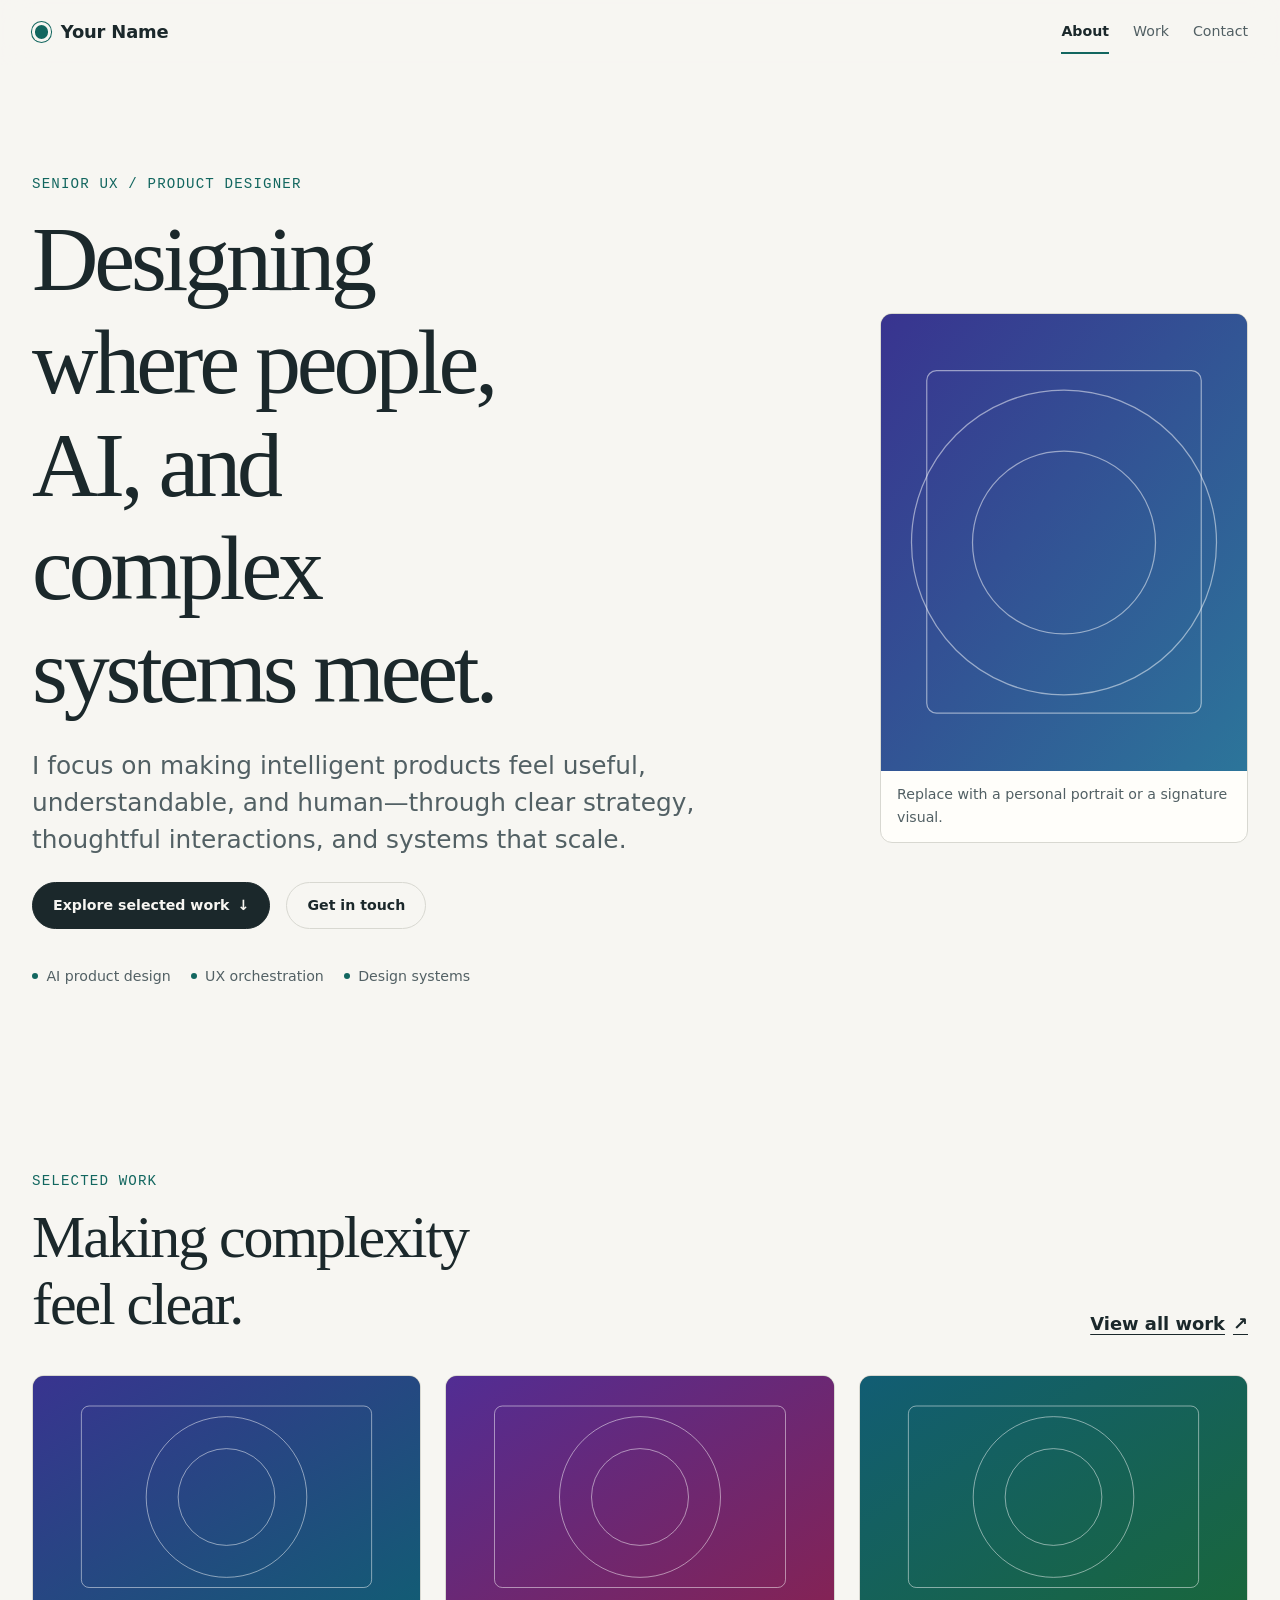
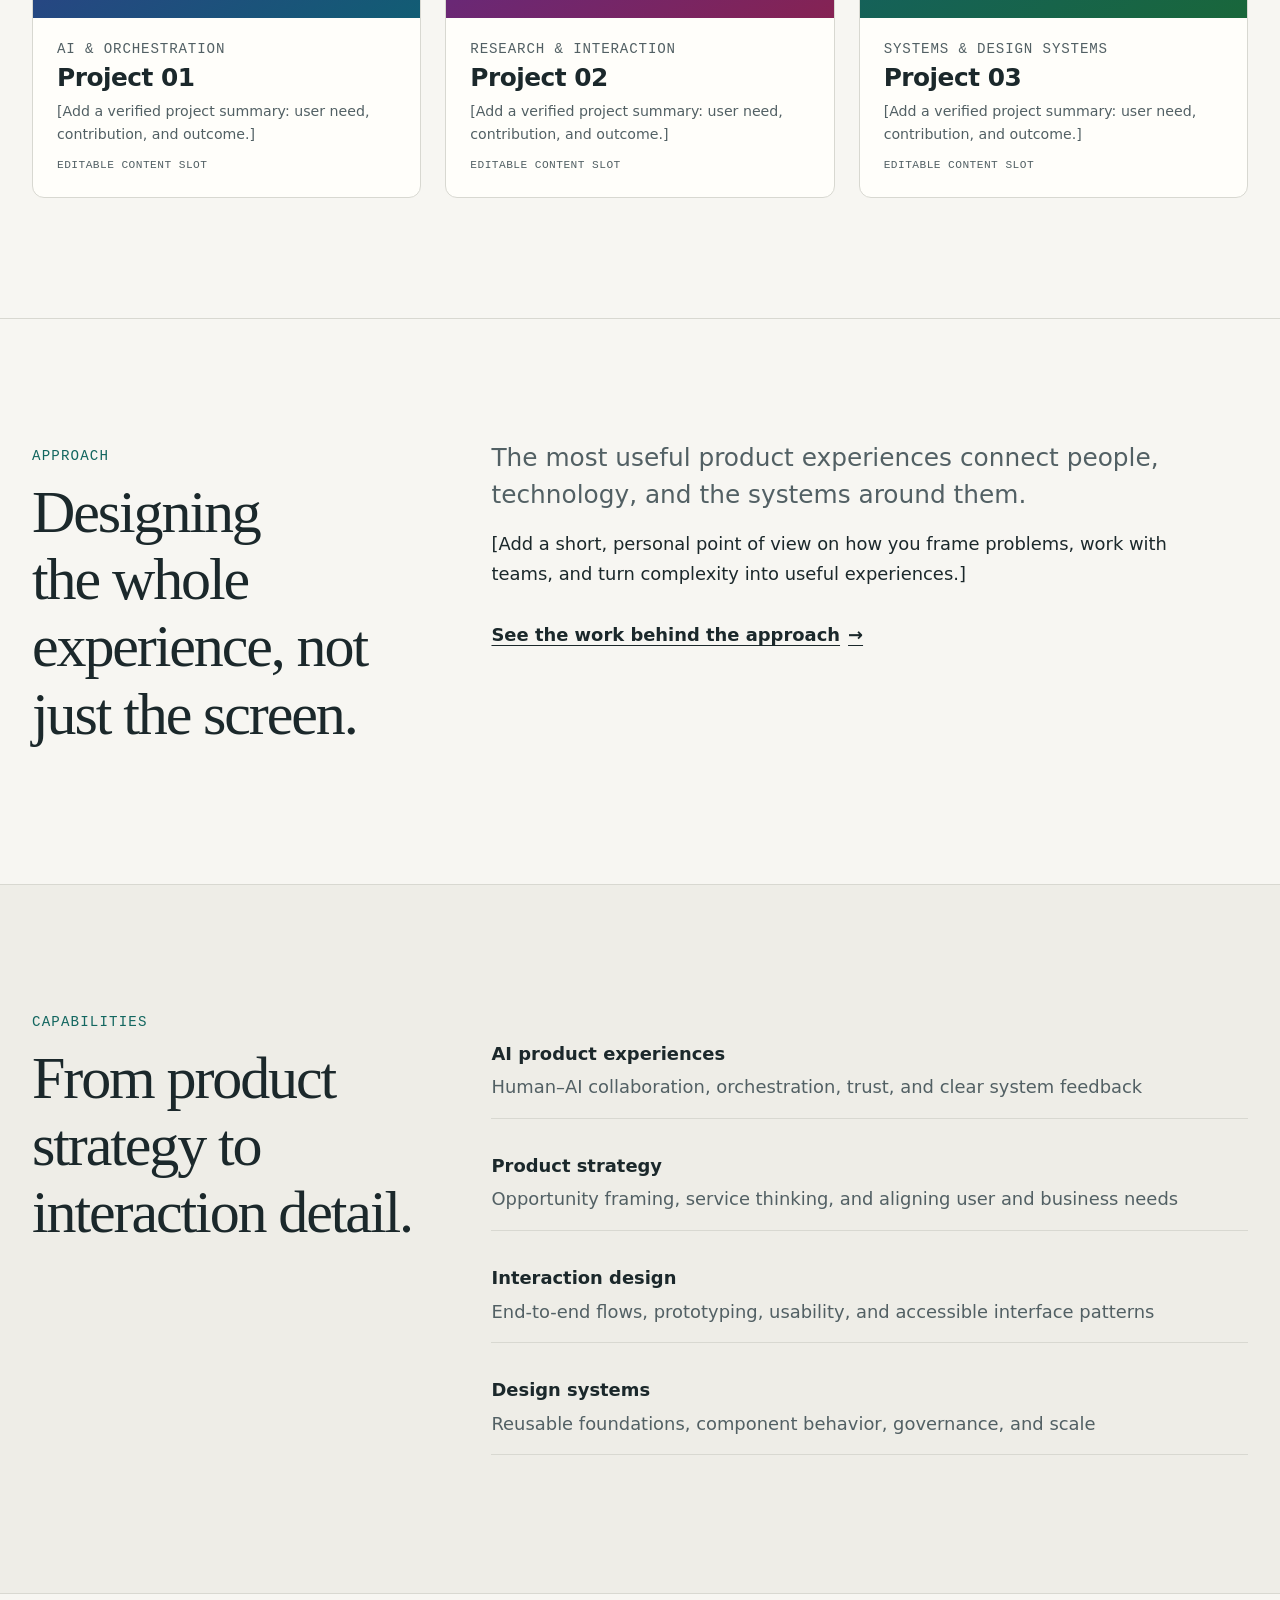
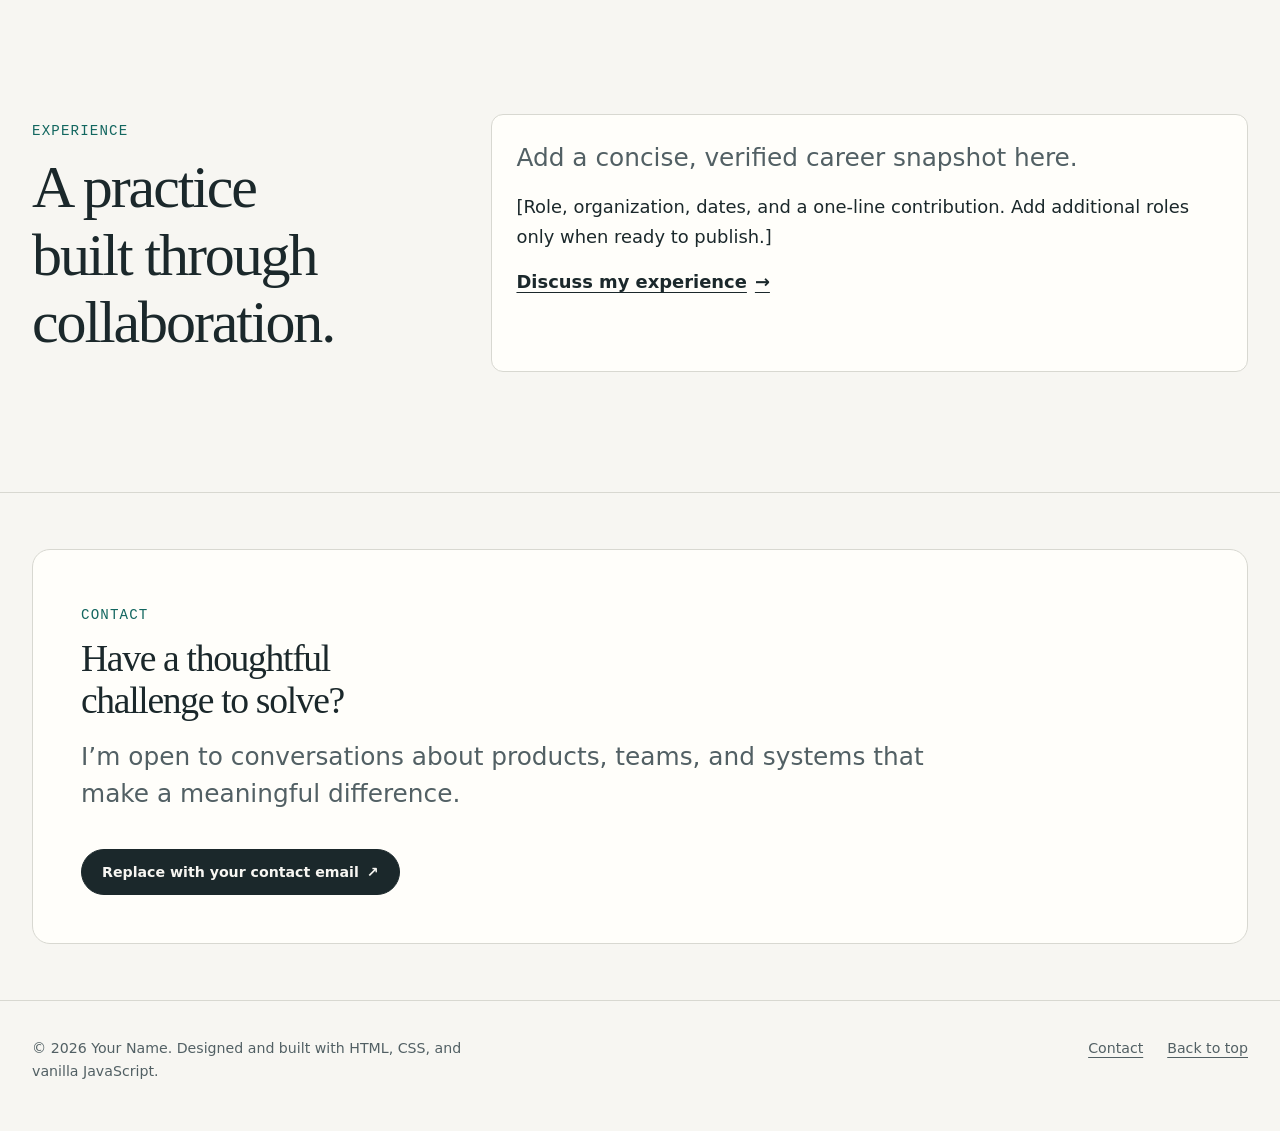
<file: index.html>
<!DOCTYPE html>
<html lang="en">
<head>
  <meta charset="utf-8">
  <meta name="viewport" content="width=device-width, initial-scale=1">
  <title>Your Name | Senior UX &amp; Product Designer</title>
  <meta name="description" content="A portfolio focused on AI-driven product design, UX orchestration, interaction design, and design systems.">
  <meta name="color-scheme" content="light dark">
  <meta property="og:type" content="website">
  <meta property="og:title" content="Your Name | Senior UX &amp; Product Designer">
  <meta property="og:description" content="AI-driven product design, UX orchestration, interaction design, and systems thinking.">
  <meta property="og:image" content="assets/img/og-image.svg">
  <link rel="icon" href="assets/img/favicon.svg" type="image/svg+xml">
  <link rel="stylesheet" href="assets/css/styles.css">
  <script src="assets/js/main.js" defer></script>
</head>
<body>
  <a class="skip-link" href="#main">Skip to content</a>
  <header class="site-header">
    <div class="container site-header__inner">
      <a class="brand" href="index.html"><span class="brand__mark" aria-hidden="true"></span>Your Name</a>
      <button class="nav-toggle" type="button" aria-expanded="false" aria-controls="site-nav">
        <span class="nav-toggle__label">Menu</span>
      </button>
      <nav class="site-nav" id="site-nav" aria-label="Primary">
        <ul>
          <li><a href="index.html" aria-current="page">About</a></li>
          <li><a href="portfolio.html">Work</a></li>
          <li><a href="#contact">Contact</a></li>
        </ul>
      </nav>
    </div>
  </header>

  <main id="main">
    <section class="hero" aria-labelledby="hero-title">
      <div class="container hero__grid">
        <div class="hero__content">
          <p class="eyebrow">Senior UX / Product Designer</p>
          <h1 id="hero-title">Designing where people, AI, and complex systems meet.</h1>
          <p class="lead">I focus on making intelligent products feel useful, understandable, and human—through clear strategy, thoughtful interactions, and systems that scale.</p>
          <div class="btn-row">
            <a class="btn" href="#selected-work">Explore selected work <span aria-hidden="true">↓</span></a>
            <a class="btn btn--ghost" href="#contact">Get in touch</a>
          </div>
          <ul class="hero__disciplines" aria-label="Areas of focus">
            <li>AI product design</li>
            <li>UX orchestration</li>
            <li>Design systems</li>
          </ul>
        </div>
        <figure class="hero__portrait">
          <img src="assets/img/portrait.svg" width="600" height="750" alt="Abstract placeholder artwork; replace with a portrait or signature project visual.">
          <figcaption>Replace with a personal portrait or a signature visual.</figcaption>
        </figure>
      </div>
    </section>

    <section class="section section--work" id="selected-work" aria-labelledby="work-title">
      <div class="container">
        <div class="section__head section__head--row">
          <div>
            <span class="eyebrow">Selected work</span>
            <h2 id="work-title">Making complexity feel clear.</h2>
          </div>
          <a class="text-link" href="portfolio.html">View all work <span aria-hidden="true">↗</span></a>
        </div>
        <ul class="grid grid--3 project-grid">
          <li data-reveal>
            <article class="card">
              <div class="card__media">
                <img src="assets/img/placeholder-1.svg" width="800" height="500" alt="" loading="lazy">
              </div>
              <div class="card__body">
                <p class="card__meta">AI &amp; orchestration</p>
                <h3 class="card__title"><a class="card__link" href="case-study-ai-orchestration.html">Project 01</a></h3>
                <p>[Add a verified project summary: user need, contribution, and outcome.]</p>
                <span class="card__prompt">Editable content slot</span>
              </div>
            </article>
          </li>
          <li data-reveal style="--delay:80ms">
            <article class="card">
              <div class="card__media">
                <img src="assets/img/placeholder-2.svg" width="800" height="500" alt="" loading="lazy">
              </div>
              <div class="card__body">
                <p class="card__meta">Research &amp; interaction</p>
                <h3 class="card__title"><a class="card__link" href="case-study-research.html">Project 02</a></h3>
                <p>[Add a verified project summary: user need, contribution, and outcome.]</p>
                <span class="card__prompt">Editable content slot</span>
              </div>
            </article>
          </li>
          <li data-reveal style="--delay:160ms">
            <article class="card">
              <div class="card__media">
                <img src="assets/img/placeholder-3.svg" width="800" height="500" alt="" loading="lazy">
              </div>
              <div class="card__body">
                <p class="card__meta">Systems &amp; design systems</p>
                <h3 class="card__title"><a class="card__link" href="case-study-design-systems.html">Project 03</a></h3>
                <p>[Add a verified project summary: user need, contribution, and outcome.]</p>
                <span class="card__prompt">Editable content slot</span>
              </div>
            </article>
          </li>
        </ul>
      </div>
    </section>

    <section class="section" id="approach" aria-labelledby="approach-title">
      <div class="container split">
        <div class="split__head">
          <span class="eyebrow">Approach</span>
          <h2 id="approach-title">Designing the whole experience, not just the screen.</h2>
        </div>
        <div class="stack" data-reveal>
          <p class="lead">The most useful product experiences connect people, technology, and the systems around them.</p>
          <p>[Add a short, personal point of view on how you frame problems, work with teams, and turn complexity into useful experiences.]</p>
          <a class="text-link" href="portfolio.html">See the work behind the approach <span aria-hidden="true">→</span></a>
        </div>
      </div>
    </section>

    <section class="section section--soft" id="capabilities" aria-labelledby="capabilities-title">
      <div class="container split">
        <div class="split__head">
          <span class="eyebrow">Capabilities</span>
          <h2 id="capabilities-title">From product strategy to interaction detail.</h2>
        </div>
        <dl class="skill-list" data-reveal>
          <div><dt>AI product experiences</dt><dd>Human–AI collaboration, orchestration, trust, and clear system feedback</dd></div>
          <div><dt>Product strategy</dt><dd>Opportunity framing, service thinking, and aligning user and business needs</dd></div>
          <div><dt>Interaction design</dt><dd>End-to-end flows, prototyping, usability, and accessible interface patterns</dd></div>
          <div><dt>Design systems</dt><dd>Reusable foundations, component behavior, governance, and scale</dd></div>
        </dl>
      </div>
    </section>

    <section class="section" id="experience" aria-labelledby="experience-title">
      <div class="container split">
        <div class="split__head">
          <span class="eyebrow">Experience</span>
          <h2 id="experience-title">A practice built through collaboration.</h2>
        </div>
        <div class="experience-slot">
          <p class="lead">Add a concise, verified career snapshot here.</p>
          <p>[Role, organization, dates, and a one-line contribution. Add additional roles only when ready to publish.]</p>
          <a class="text-link" href="#contact">Discuss my experience <span aria-hidden="true">→</span></a>
        </div>
      </div>
    </section>

    <section class="section contact-section" id="contact" aria-labelledby="contact-title">
      <div class="container contact-panel">
        <div>
          <span class="eyebrow">Contact</span>
          <h2 id="contact-title">Have a thoughtful challenge to solve?</h2>
          <p class="lead">I’m open to conversations about products, teams, and systems that make a meaningful difference.</p>
        </div>
        <a class="btn" href="mailto:hello@example.com">Replace with your contact email <span aria-hidden="true">↗</span></a>
      </div>
    </section>
  </main>

  <footer class="site-footer">
    <div class="container site-footer__inner">
      <p>&copy; <span data-year>2026</span> Your Name. Designed and built with HTML, CSS, and vanilla JavaScript.</p>
      <ul>
        <li><a href="#contact">Contact</a></li>
        <li><a href="#main">Back to top</a></li>
      </ul>
    </div>
  </footer>
</body>
</html>
</file>
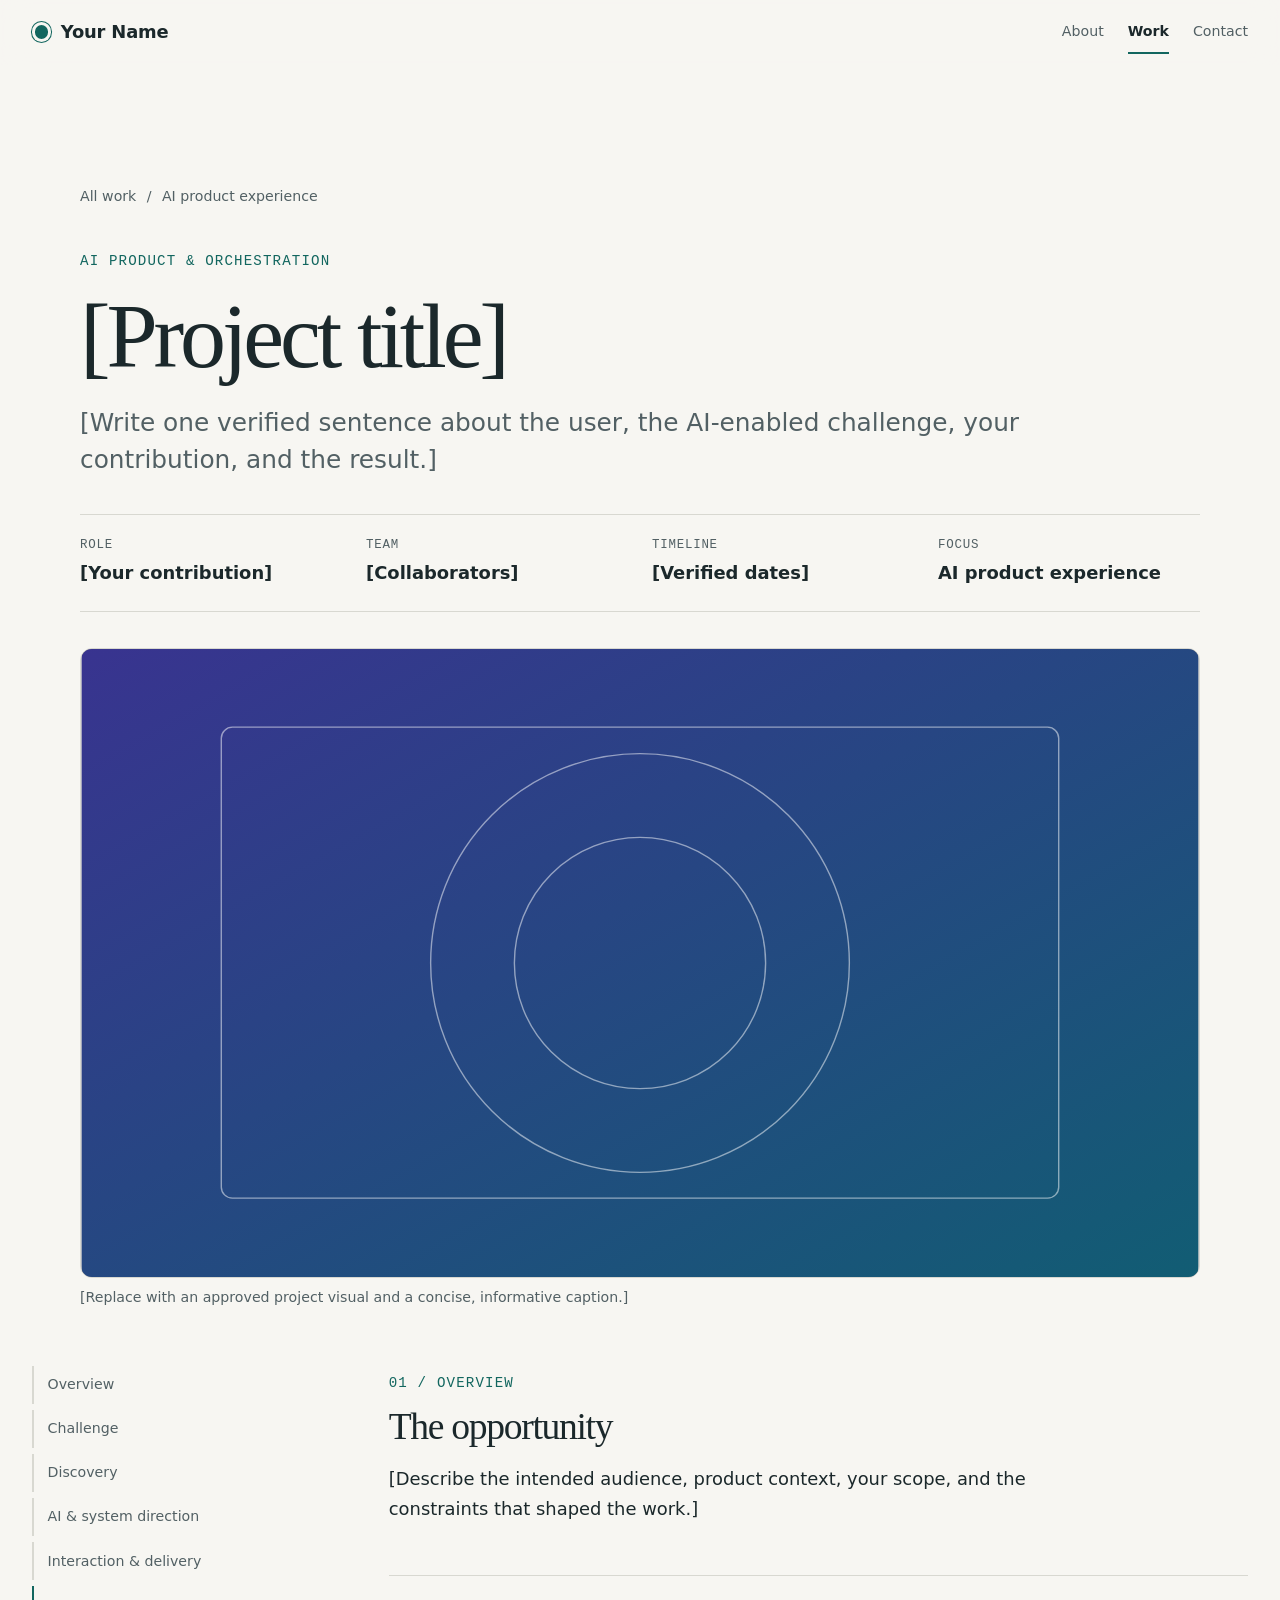
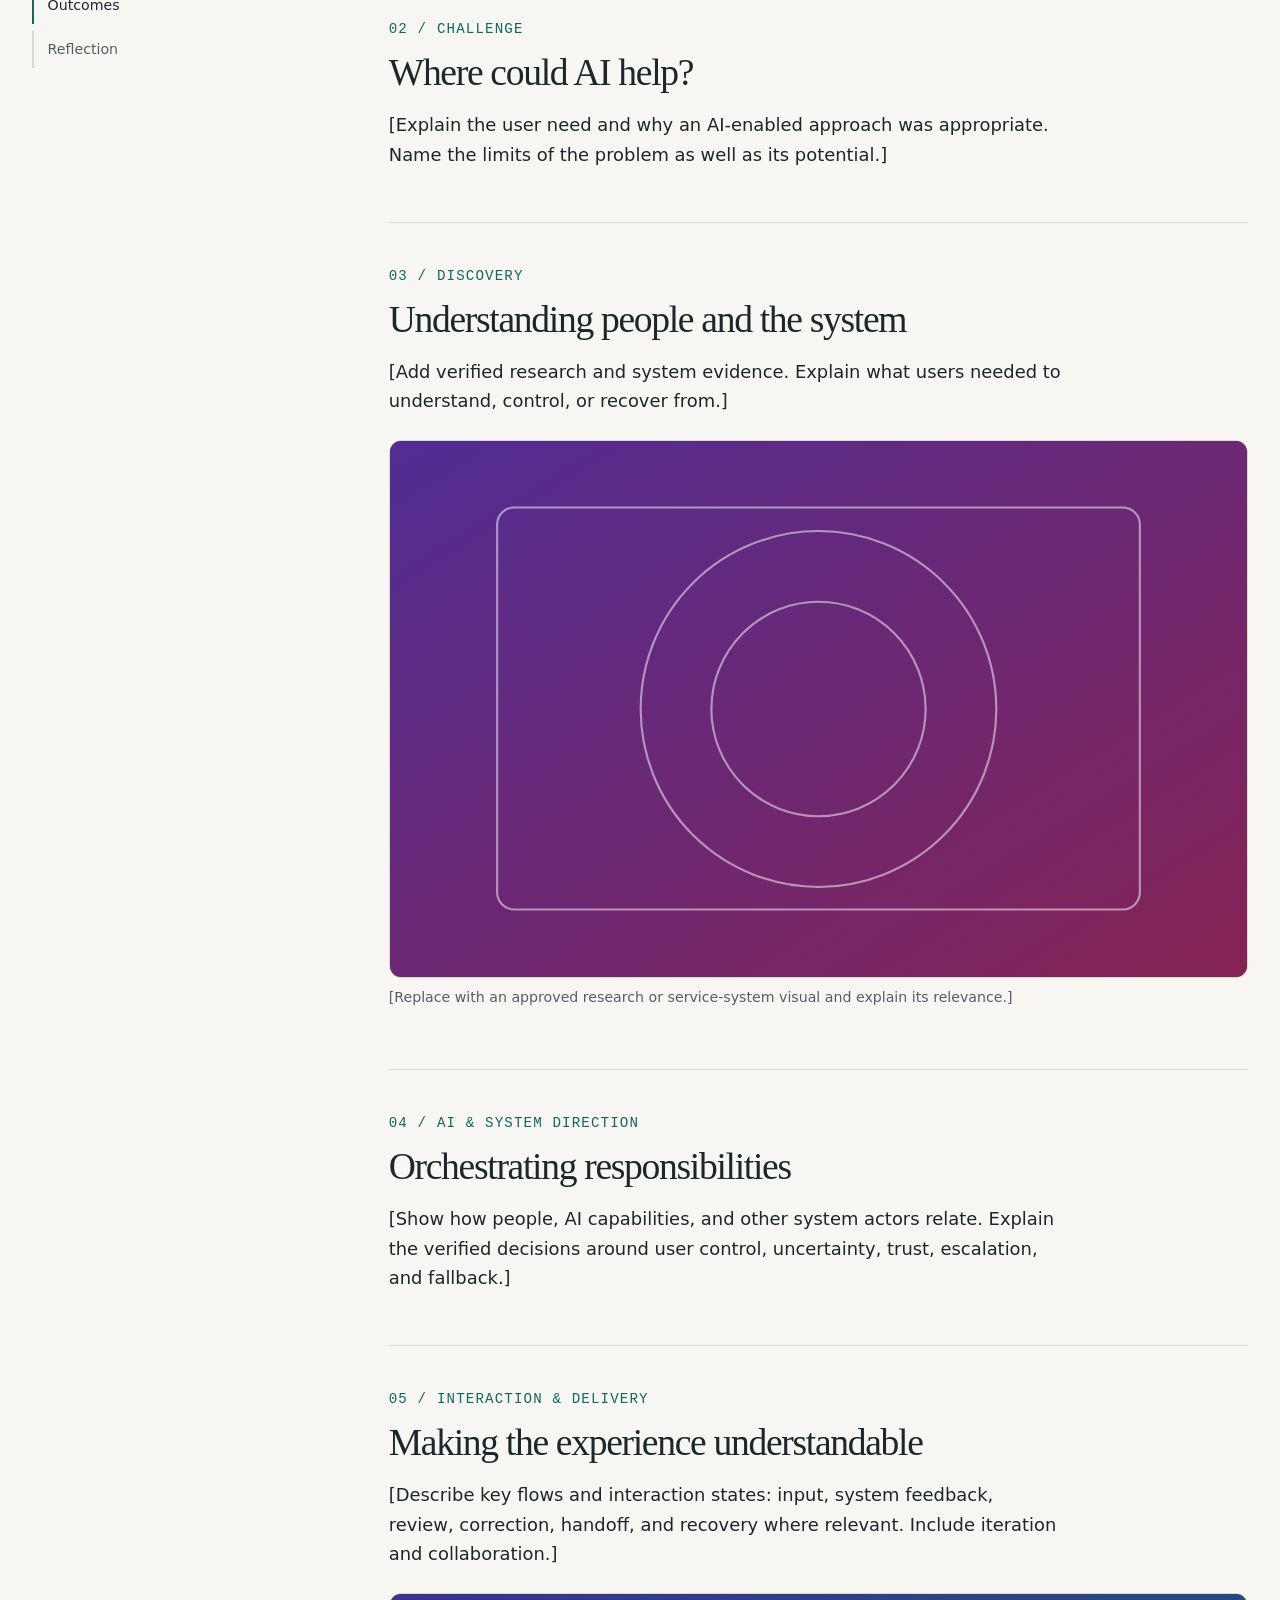
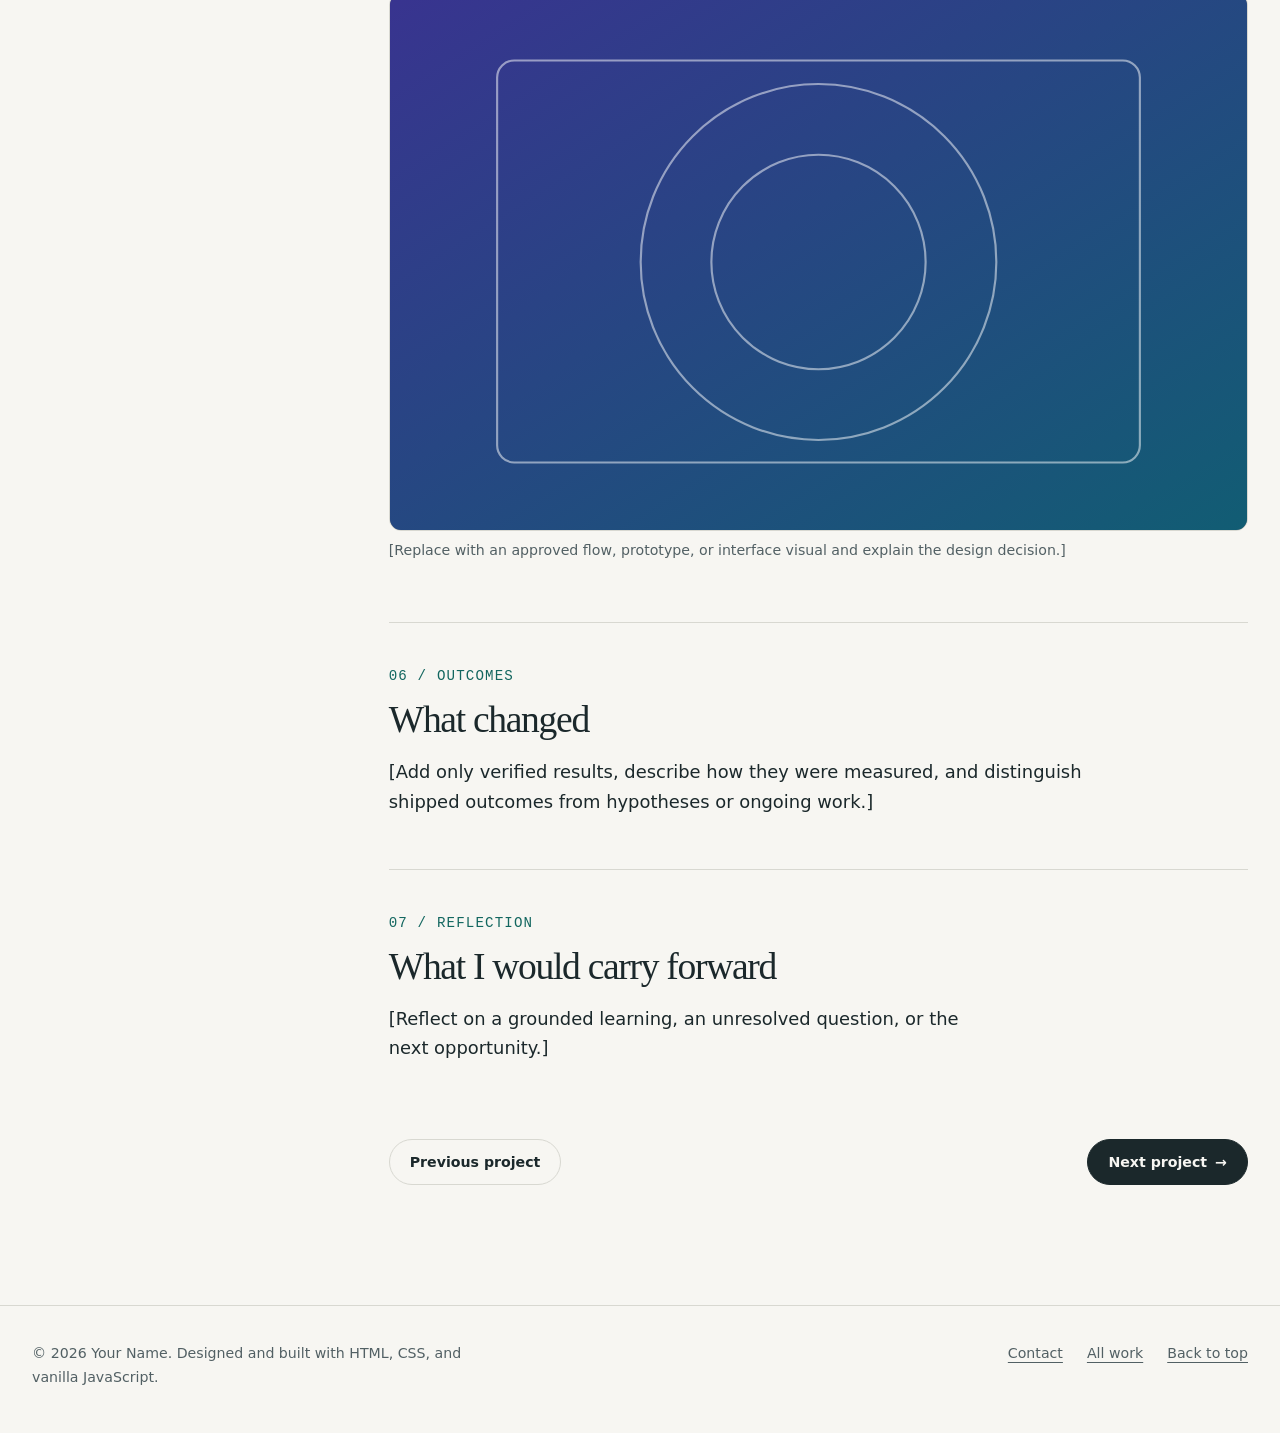
<file: case-study-ai-orchestration.html>
<!DOCTYPE html>
<html lang="en">
<head>
  <meta charset="utf-8">
  <meta name="viewport" content="width=device-width, initial-scale=1">
  <title>AI Product Experience Case Study | Your Name</title>
  <meta name="description" content="Editable case-study structure for an AI product experience and orchestration project.">
  <meta name="color-scheme" content="light dark">
  <meta property="og:type" content="website">
  <meta property="og:title" content="AI Product Experience Case Study | Your Name">
  <meta property="og:description" content="AI product design, orchestration, interaction decisions, and verified outcomes.">
  <meta property="og:image" content="assets/img/og-image.svg">
  <link rel="icon" href="assets/img/favicon.svg" type="image/svg+xml">
  <link rel="stylesheet" href="assets/css/styles.css">
  <script src="assets/js/main.js" defer></script>
</head>
<body>
  <a class="skip-link" href="#main">Skip to content</a>
  <header class="site-header">
    <div class="container site-header__inner">
      <a class="brand" href="index.html"><span class="brand__mark" aria-hidden="true"></span>Your Name</a>
      <button class="nav-toggle" type="button" aria-expanded="false" aria-controls="site-nav">
        <span class="nav-toggle__label">Menu</span>
      </button>
      <nav class="site-nav" id="site-nav" aria-label="Primary">
        <ul>
          <li><a href="index.html">About</a></li>
          <li><a href="portfolio.html" aria-current="location">Work</a></li>
          <li><a href="index.html#contact">Contact</a></li>
        </ul>
      </nav>
    </div>
  </header>

  <main id="main">
    <article class="section case-study">
      <div class="container">
        <header class="cs-header">
          <nav class="breadcrumbs" aria-label="Breadcrumb">
            <a href="portfolio.html">All work</a>
            <span aria-hidden="true">/</span>
            <span aria-current="page">AI product experience</span>
          </nav>
          <span class="eyebrow">AI product &amp; orchestration</span>
          <h1>[Project title]</h1>
          <p class="lead">[Write one verified sentence about the user, the AI-enabled challenge, your contribution, and the result.]</p>
          <dl class="cs-meta">
            <div><dt>Role</dt><dd>[Your contribution]</dd></div>
            <div><dt>Team</dt><dd>[Collaborators]</dd></div>
            <div><dt>Timeline</dt><dd>[Verified dates]</dd></div>
            <div><dt>Focus</dt><dd>AI product experience</dd></div>
          </dl>
          <figure class="cs-figure cs-hero">
            <img src="assets/img/placeholder-hero.svg" width="1600" height="900" alt="" fetchpriority="high">
            <figcaption>[Replace with an approved project visual and a concise, informative caption.]</figcaption>
          </figure>
        </header>

        <div class="cs-layout">
          <nav class="cs-toc" aria-label="On this page">
            <ol>
              <li><a href="#overview">Overview</a></li>
              <li><a href="#challenge">Challenge</a></li>
              <li><a href="#discovery">Discovery</a></li>
              <li><a href="#direction">AI &amp; system direction</a></li>
              <li><a href="#design">Interaction &amp; delivery</a></li>
              <li><a href="#outcomes">Outcomes</a></li>
              <li><a href="#reflection">Reflection</a></li>
            </ol>
          </nav>
          <div class="cs-content">
            <section class="cs-section" id="overview" aria-labelledby="overview-title" data-reveal>
              <span class="eyebrow">01 / Overview</span>
              <h2 id="overview-title">The opportunity</h2>
              <p>[Describe the intended audience, product context, your scope, and the constraints that shaped the work.]</p>
            </section>
            <section class="cs-section" id="challenge" aria-labelledby="challenge-title" data-reveal>
              <span class="eyebrow">02 / Challenge</span>
              <h2 id="challenge-title">Where could AI help?</h2>
              <p>[Explain the user need and why an AI-enabled approach was appropriate. Name the limits of the problem as well as its potential.]</p>
            </section>
            <section class="cs-section" id="discovery" aria-labelledby="discovery-title" data-reveal>
              <span class="eyebrow">03 / Discovery</span>
              <h2 id="discovery-title">Understanding people and the system</h2>
              <p>[Add verified research and system evidence. Explain what users needed to understand, control, or recover from.]</p>
              <figure class="cs-figure">
                <img src="assets/img/placeholder-2.svg" width="800" height="500" alt="" loading="lazy">
                <figcaption>[Replace with an approved research or service-system visual and explain its relevance.]</figcaption>
              </figure>
            </section>
            <section class="cs-section" id="direction" aria-labelledby="direction-title" data-reveal>
              <span class="eyebrow">04 / AI &amp; system direction</span>
              <h2 id="direction-title">Orchestrating responsibilities</h2>
              <p>[Show how people, AI capabilities, and other system actors relate. Explain the verified decisions around user control, uncertainty, trust, escalation, and fallback.]</p>
            </section>
            <section class="cs-section" id="design" aria-labelledby="design-title" data-reveal>
              <span class="eyebrow">05 / Interaction &amp; delivery</span>
              <h2 id="design-title">Making the experience understandable</h2>
              <p>[Describe key flows and interaction states: input, system feedback, review, correction, handoff, and recovery where relevant. Include iteration and collaboration.]</p>
              <figure class="cs-figure">
                <img src="assets/img/placeholder-1.svg" width="800" height="500" alt="" loading="lazy">
                <figcaption>[Replace with an approved flow, prototype, or interface visual and explain the design decision.]</figcaption>
              </figure>
            </section>
            <section class="cs-section" id="outcomes" aria-labelledby="outcomes-title" data-reveal>
              <span class="eyebrow">06 / Outcomes</span>
              <h2 id="outcomes-title">What changed</h2>
              <p>[Add only verified results, describe how they were measured, and distinguish shipped outcomes from hypotheses or ongoing work.]</p>
            </section>
            <section class="cs-section" id="reflection" aria-labelledby="reflection-title" data-reveal>
              <span class="eyebrow">07 / Reflection</span>
              <h2 id="reflection-title">What I would carry forward</h2>
              <p>[Reflect on a grounded learning, an unresolved question, or the next opportunity.]</p>
            </section>
            <nav class="pager" aria-label="Case study navigation">
              <a class="btn btn--ghost" href="case-study-design-systems.html">Previous project</a>
              <a class="btn" href="case-study-research.html">Next project <span aria-hidden="true">→</span></a>
            </nav>
          </div>
        </div>
      </div>
    </article>
  </main>

  <footer class="site-footer">
    <div class="container site-footer__inner">
      <p>&copy; <span data-year>2026</span> Your Name. Designed and built with HTML, CSS, and vanilla JavaScript.</p>
      <ul>
        <li><a href="index.html#contact">Contact</a></li>
        <li><a href="portfolio.html">All work</a></li>
        <li><a href="#main">Back to top</a></li>
      </ul>
    </div>
  </footer>
</body>
</html>
</file>
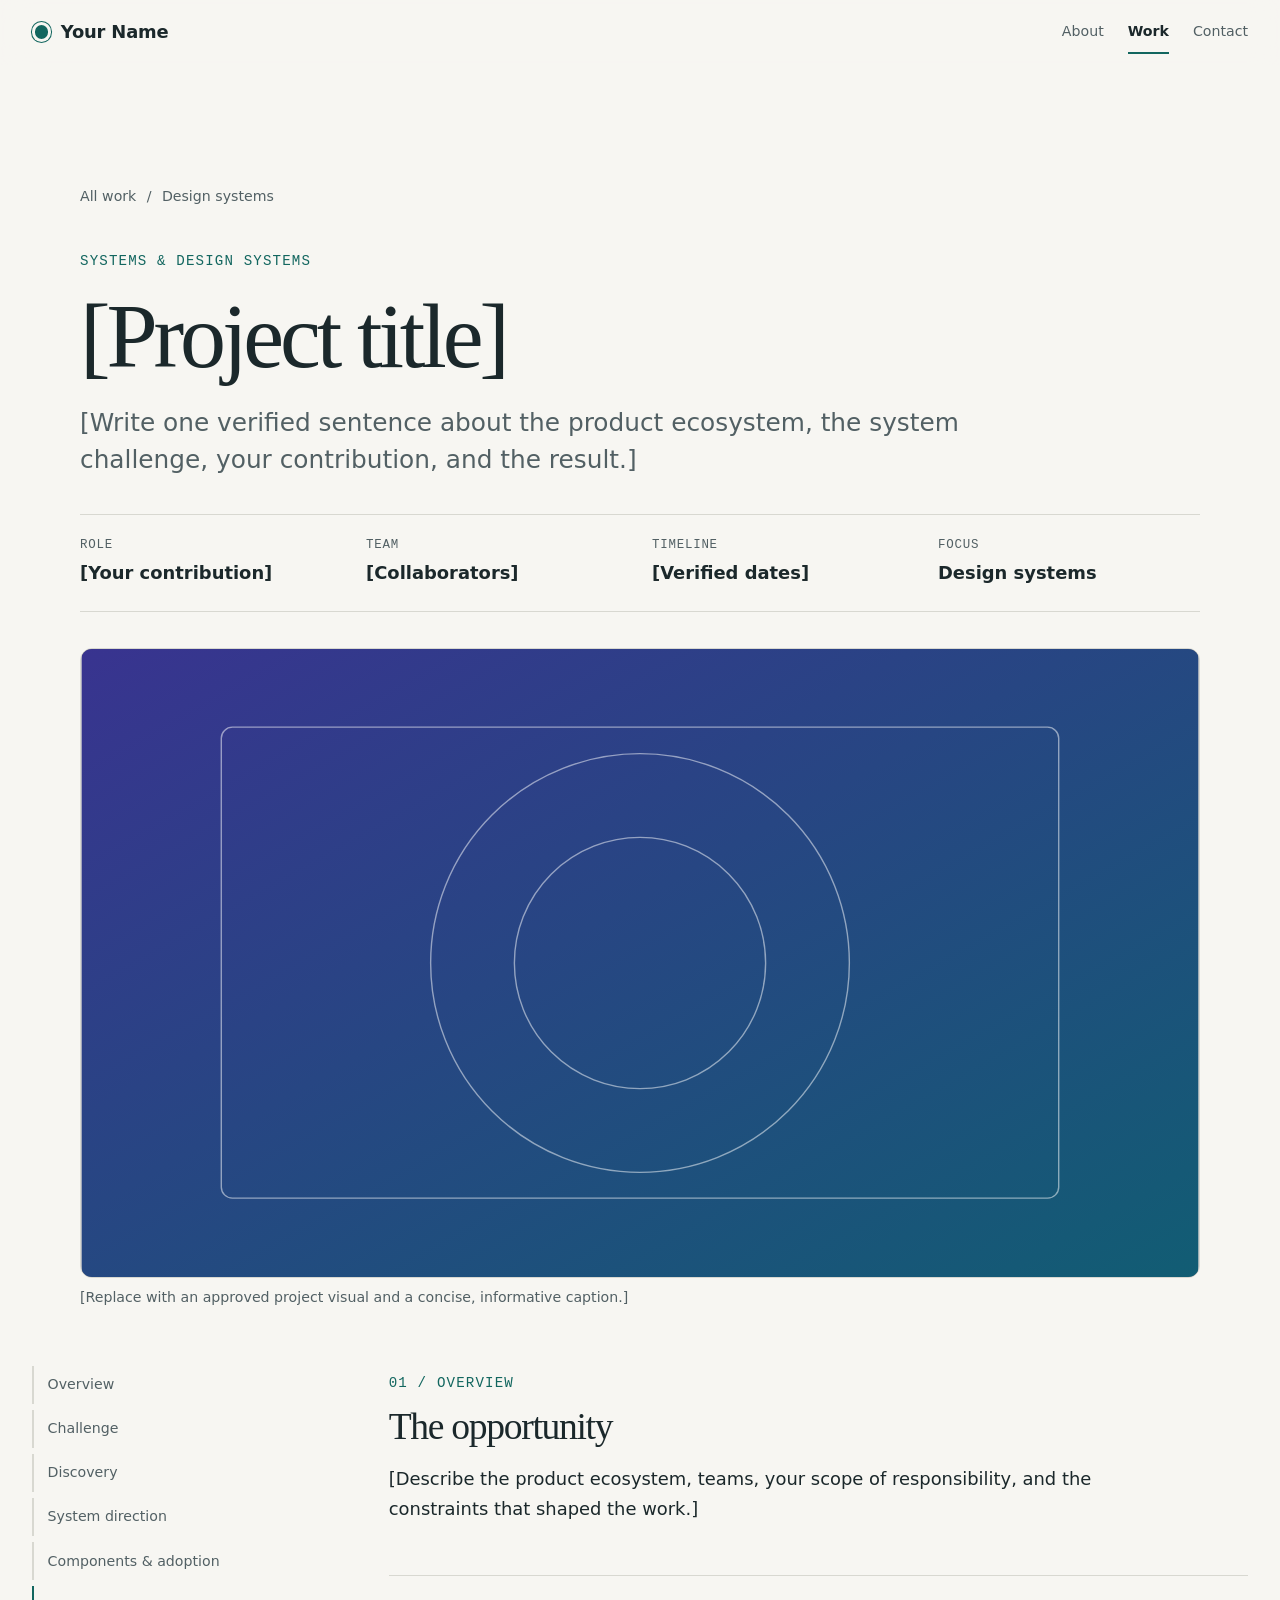
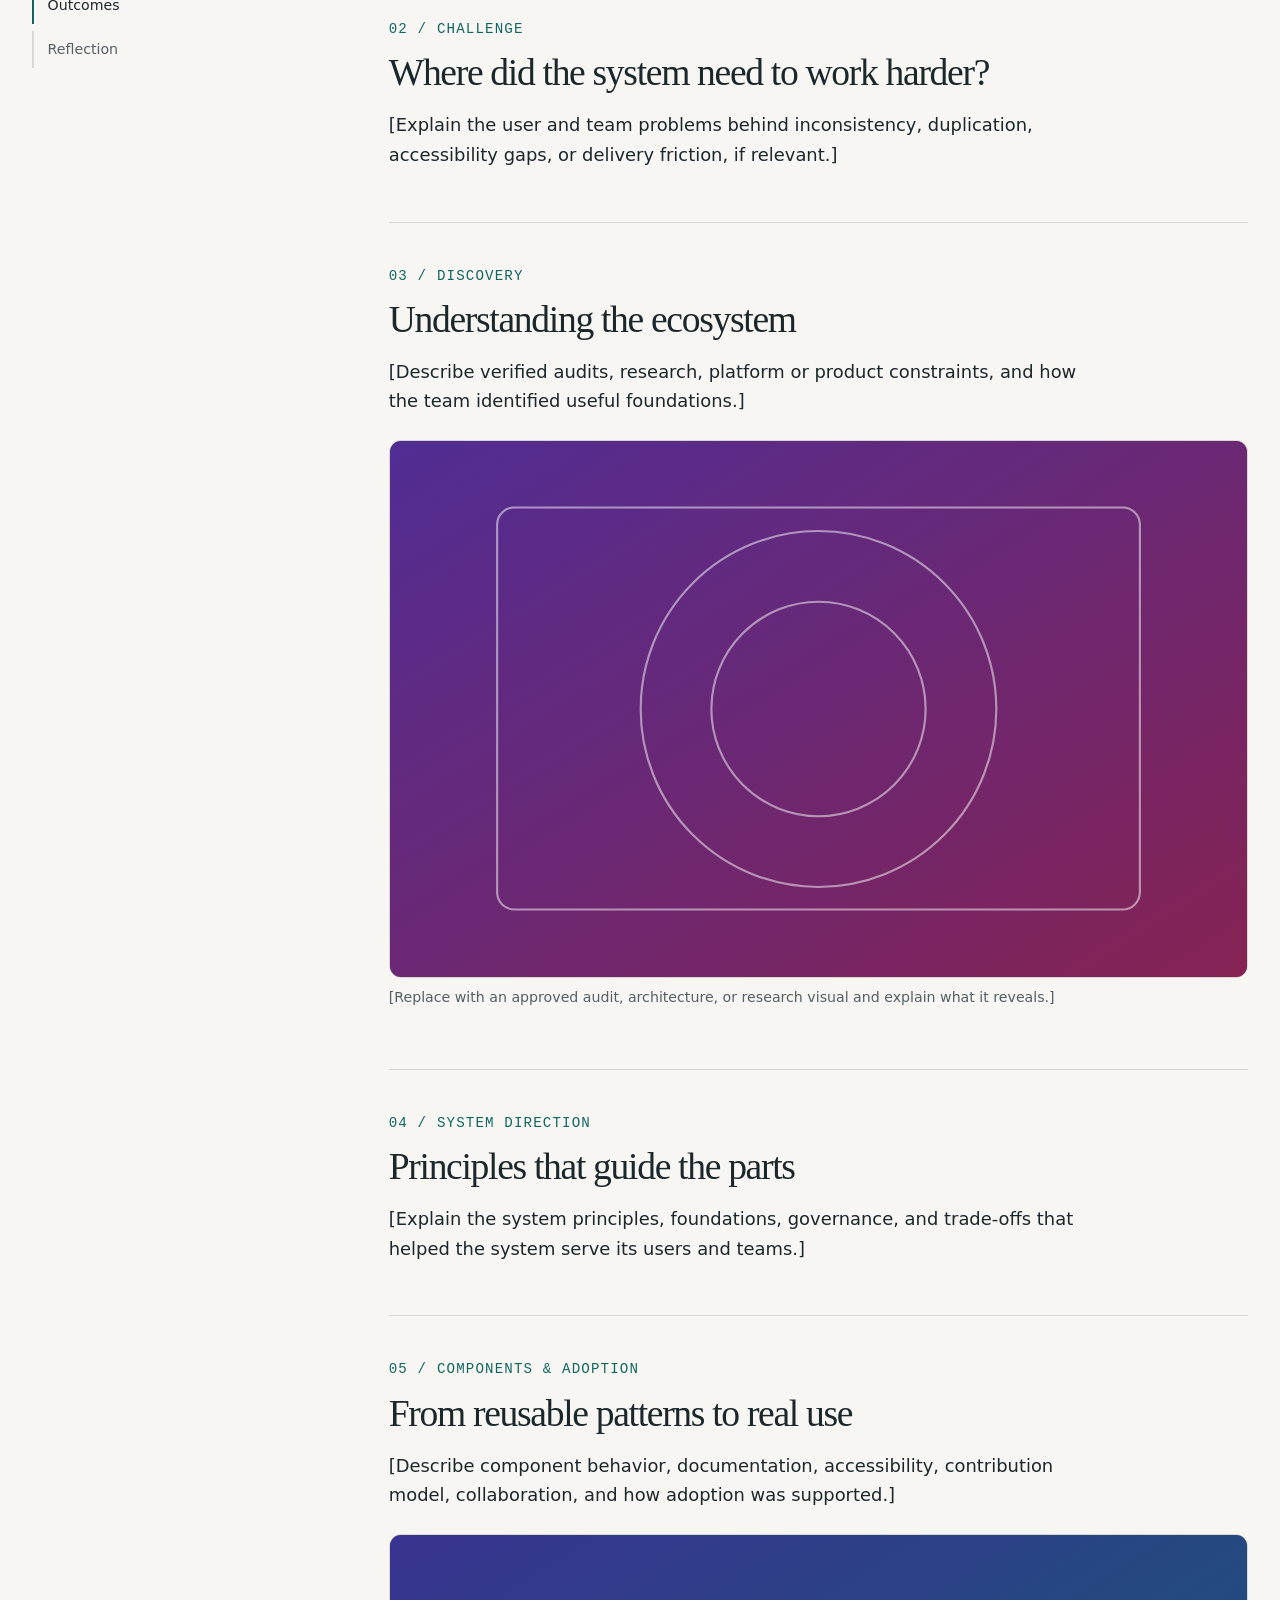
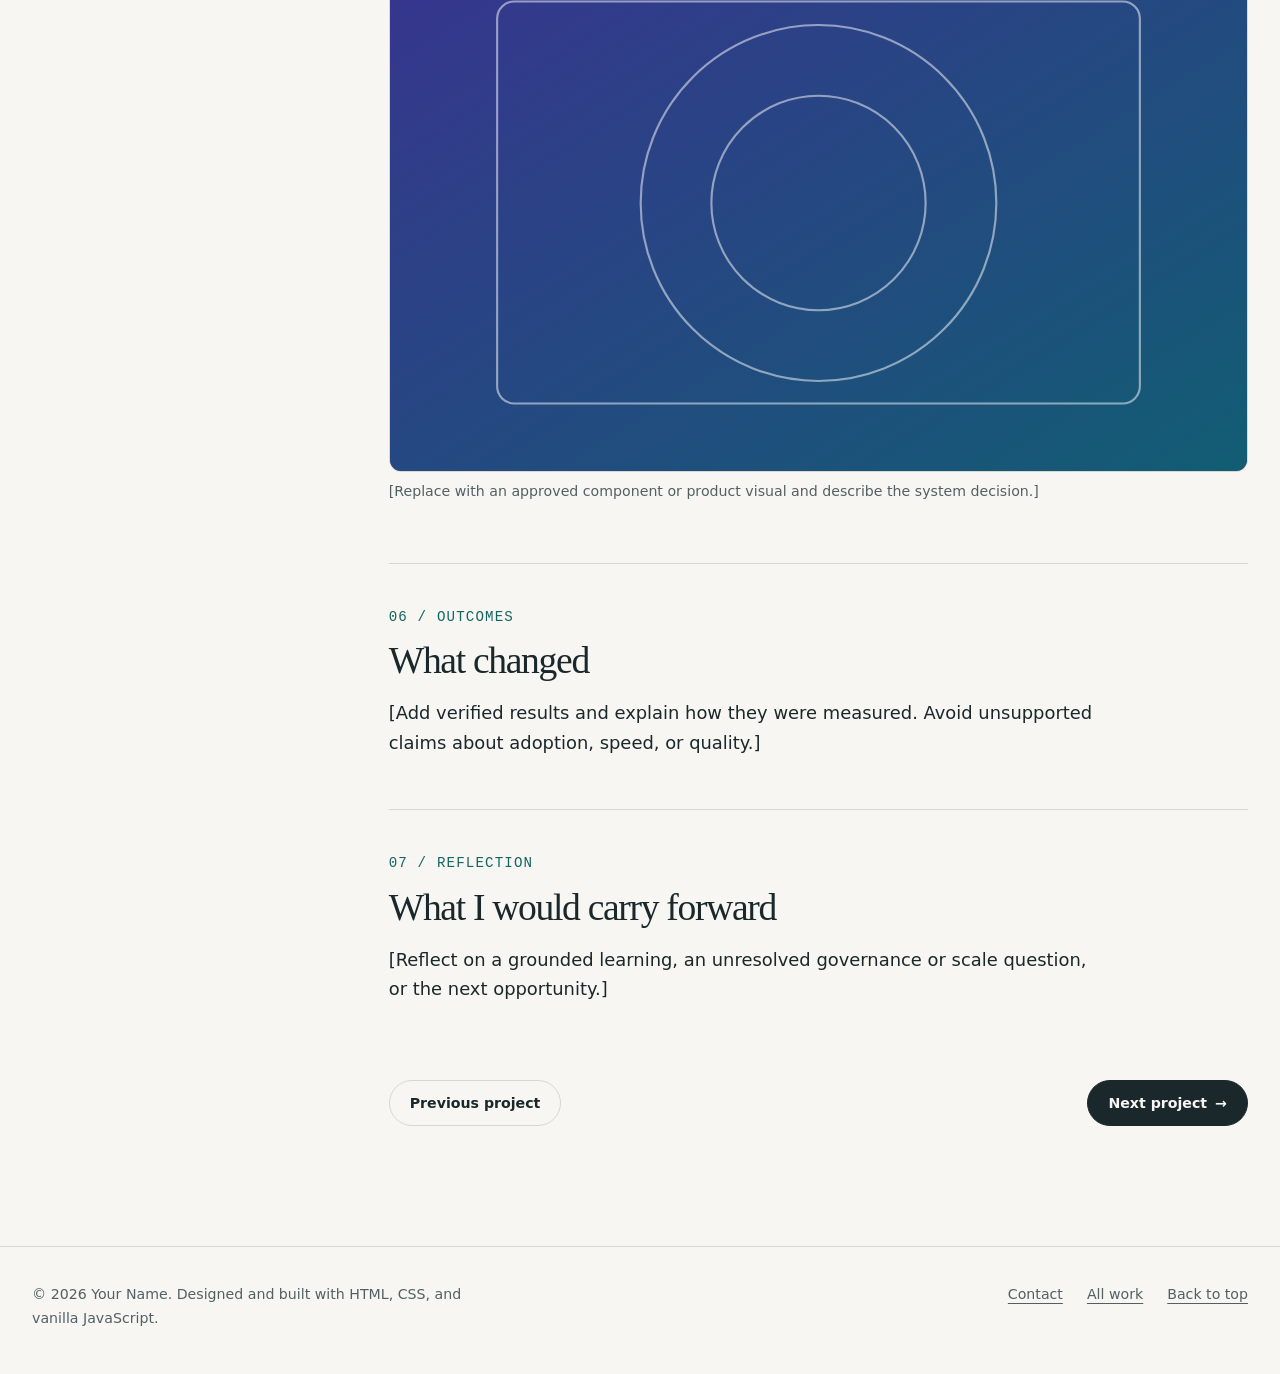
<file: case-study-design-systems.html>
<!DOCTYPE html>
<html lang="en">
<head>
  <meta charset="utf-8">
  <meta name="viewport" content="width=device-width, initial-scale=1">
  <title>Design Systems Case Study | Your Name</title>
  <meta name="description" content="Editable case-study structure for a design system and product ecosystem project.">
  <meta name="color-scheme" content="light dark">
  <meta property="og:type" content="website">
  <meta property="og:title" content="Design Systems Case Study | Your Name">
  <meta property="og:description" content="Design system strategy, product consistency, implementation, and verified outcomes.">
  <meta property="og:image" content="assets/img/og-image.svg">
  <link rel="icon" href="assets/img/favicon.svg" type="image/svg+xml">
  <link rel="stylesheet" href="assets/css/styles.css">
  <script src="assets/js/main.js" defer></script>
</head>
<body>
  <a class="skip-link" href="#main">Skip to content</a>
  <header class="site-header">
    <div class="container site-header__inner">
      <a class="brand" href="index.html"><span class="brand__mark" aria-hidden="true"></span>Your Name</a>
      <button class="nav-toggle" type="button" aria-expanded="false" aria-controls="site-nav">
        <span class="nav-toggle__label">Menu</span>
      </button>
      <nav class="site-nav" id="site-nav" aria-label="Primary">
        <ul>
          <li><a href="index.html">About</a></li>
          <li><a href="portfolio.html" aria-current="location">Work</a></li>
          <li><a href="index.html#contact">Contact</a></li>
        </ul>
      </nav>
    </div>
  </header>

  <main id="main">
    <article class="section case-study">
      <div class="container">
        <header class="cs-header">
          <nav class="breadcrumbs" aria-label="Breadcrumb">
            <a href="portfolio.html">All work</a>
            <span aria-hidden="true">/</span>
            <span aria-current="page">Design systems</span>
          </nav>
          <span class="eyebrow">Systems &amp; design systems</span>
          <h1>[Project title]</h1>
          <p class="lead">[Write one verified sentence about the product ecosystem, the system challenge, your contribution, and the result.]</p>
          <dl class="cs-meta">
            <div><dt>Role</dt><dd>[Your contribution]</dd></div>
            <div><dt>Team</dt><dd>[Collaborators]</dd></div>
            <div><dt>Timeline</dt><dd>[Verified dates]</dd></div>
            <div><dt>Focus</dt><dd>Design systems</dd></div>
          </dl>
          <figure class="cs-figure cs-hero">
            <img src="assets/img/placeholder-hero.svg" width="1600" height="900" alt="" fetchpriority="high">
            <figcaption>[Replace with an approved project visual and a concise, informative caption.]</figcaption>
          </figure>
        </header>

        <div class="cs-layout">
          <nav class="cs-toc" aria-label="On this page">
            <ol>
              <li><a href="#overview">Overview</a></li>
              <li><a href="#challenge">Challenge</a></li>
              <li><a href="#discovery">Discovery</a></li>
              <li><a href="#direction">System direction</a></li>
              <li><a href="#design">Components &amp; adoption</a></li>
              <li><a href="#outcomes">Outcomes</a></li>
              <li><a href="#reflection">Reflection</a></li>
            </ol>
          </nav>
          <div class="cs-content">
            <section class="cs-section" id="overview" aria-labelledby="overview-title" data-reveal>
              <span class="eyebrow">01 / Overview</span>
              <h2 id="overview-title">The opportunity</h2>
              <p>[Describe the product ecosystem, teams, your scope of responsibility, and the constraints that shaped the work.]</p>
            </section>
            <section class="cs-section" id="challenge" aria-labelledby="challenge-title" data-reveal>
              <span class="eyebrow">02 / Challenge</span>
              <h2 id="challenge-title">Where did the system need to work harder?</h2>
              <p>[Explain the user and team problems behind inconsistency, duplication, accessibility gaps, or delivery friction, if relevant.]</p>
            </section>
            <section class="cs-section" id="discovery" aria-labelledby="discovery-title" data-reveal>
              <span class="eyebrow">03 / Discovery</span>
              <h2 id="discovery-title">Understanding the ecosystem</h2>
              <p>[Describe verified audits, research, platform or product constraints, and how the team identified useful foundations.]</p>
              <figure class="cs-figure">
                <img src="assets/img/placeholder-2.svg" width="800" height="500" alt="" loading="lazy">
                <figcaption>[Replace with an approved audit, architecture, or research visual and explain what it reveals.]</figcaption>
              </figure>
            </section>
            <section class="cs-section" id="direction" aria-labelledby="direction-title" data-reveal>
              <span class="eyebrow">04 / System direction</span>
              <h2 id="direction-title">Principles that guide the parts</h2>
              <p>[Explain the system principles, foundations, governance, and trade-offs that helped the system serve its users and teams.]</p>
            </section>
            <section class="cs-section" id="design" aria-labelledby="design-title" data-reveal>
              <span class="eyebrow">05 / Components &amp; adoption</span>
              <h2 id="design-title">From reusable patterns to real use</h2>
              <p>[Describe component behavior, documentation, accessibility, contribution model, collaboration, and how adoption was supported.]</p>
              <figure class="cs-figure">
                <img src="assets/img/placeholder-1.svg" width="800" height="500" alt="" loading="lazy">
                <figcaption>[Replace with an approved component or product visual and describe the system decision.]</figcaption>
              </figure>
            </section>
            <section class="cs-section" id="outcomes" aria-labelledby="outcomes-title" data-reveal>
              <span class="eyebrow">06 / Outcomes</span>
              <h2 id="outcomes-title">What changed</h2>
              <p>[Add verified results and explain how they were measured. Avoid unsupported claims about adoption, speed, or quality.]</p>
            </section>
            <section class="cs-section" id="reflection" aria-labelledby="reflection-title" data-reveal>
              <span class="eyebrow">07 / Reflection</span>
              <h2 id="reflection-title">What I would carry forward</h2>
              <p>[Reflect on a grounded learning, an unresolved governance or scale question, or the next opportunity.]</p>
            </section>
            <nav class="pager" aria-label="Case study navigation">
              <a class="btn btn--ghost" href="case-study-research.html">Previous project</a>
              <a class="btn" href="case-study-ai-orchestration.html">Next project <span aria-hidden="true">→</span></a>
            </nav>
          </div>
        </div>
      </div>
    </article>
  </main>

  <footer class="site-footer">
    <div class="container site-footer__inner">
      <p>&copy; <span data-year>2026</span> Your Name. Designed and built with HTML, CSS, and vanilla JavaScript.</p>
      <ul>
        <li><a href="index.html#contact">Contact</a></li>
        <li><a href="portfolio.html">All work</a></li>
        <li><a href="#main">Back to top</a></li>
      </ul>
    </div>
  </footer>
</body>
</html>
</file>
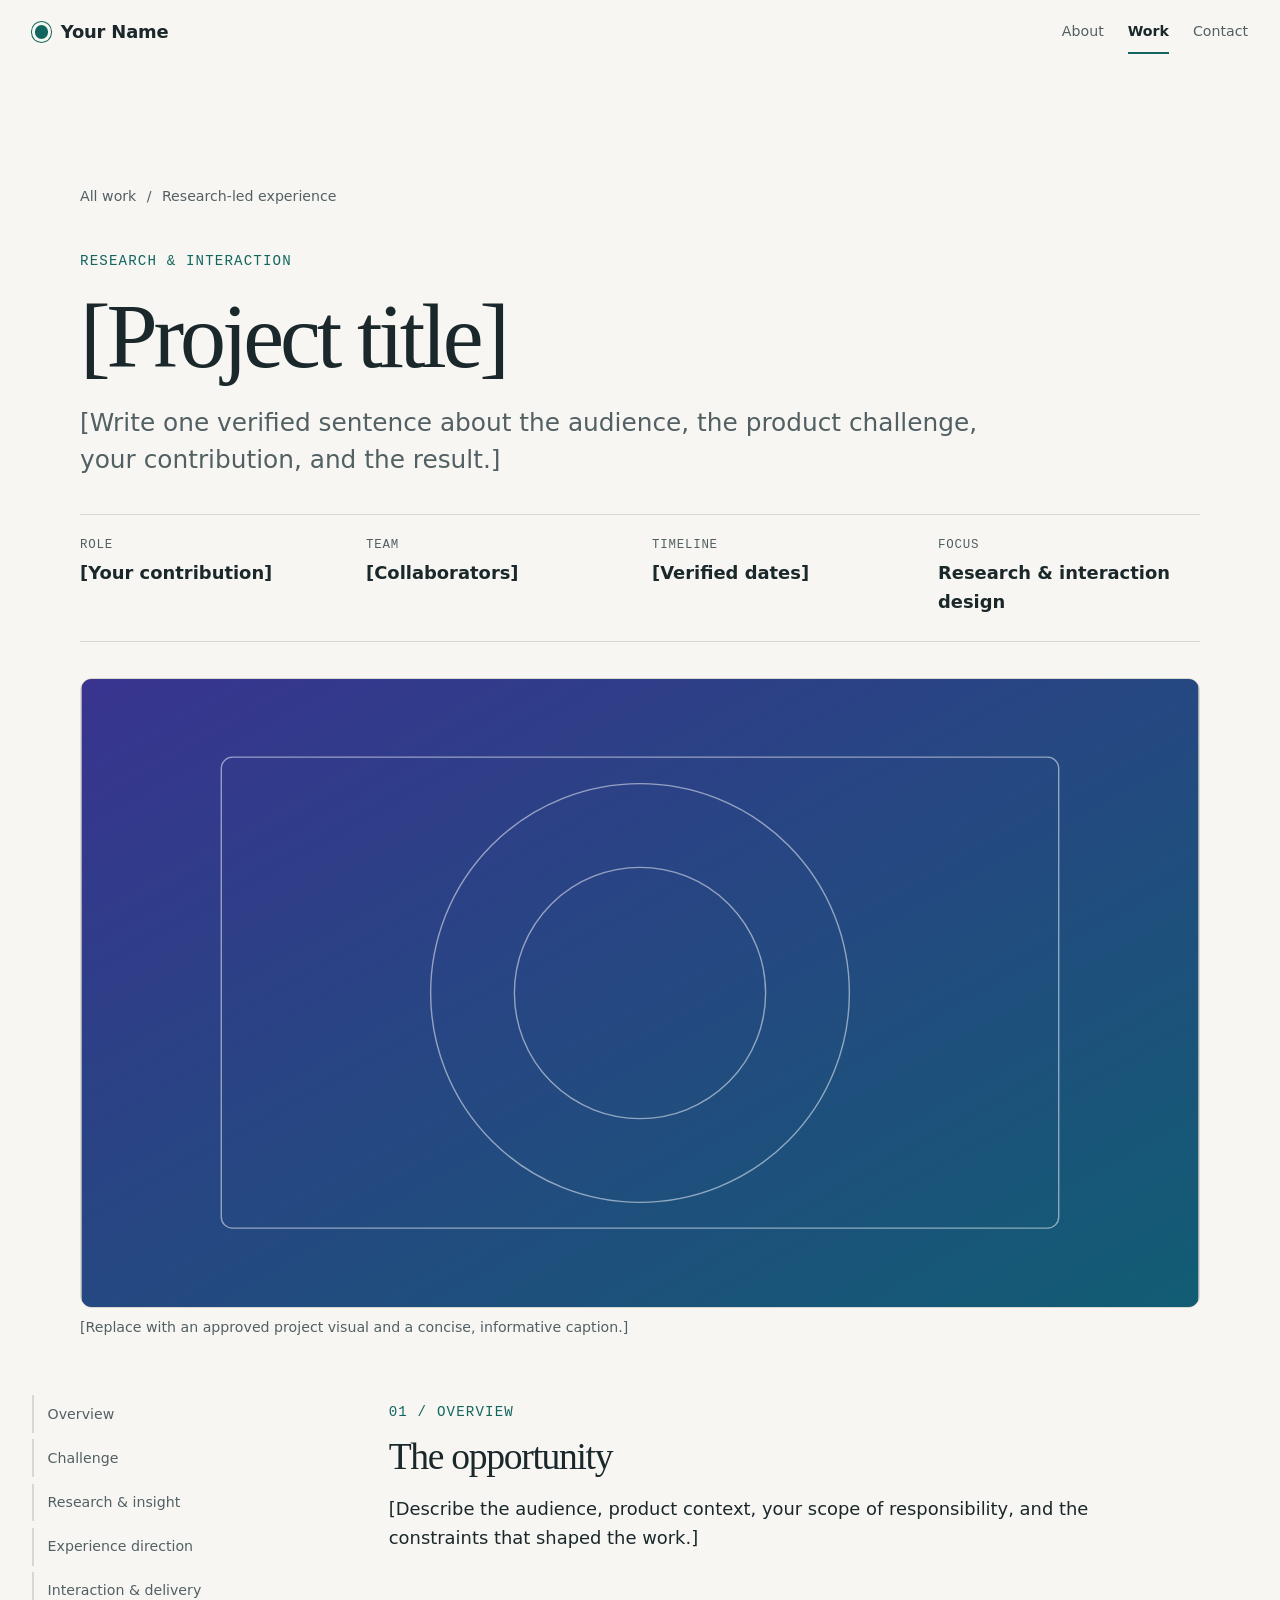
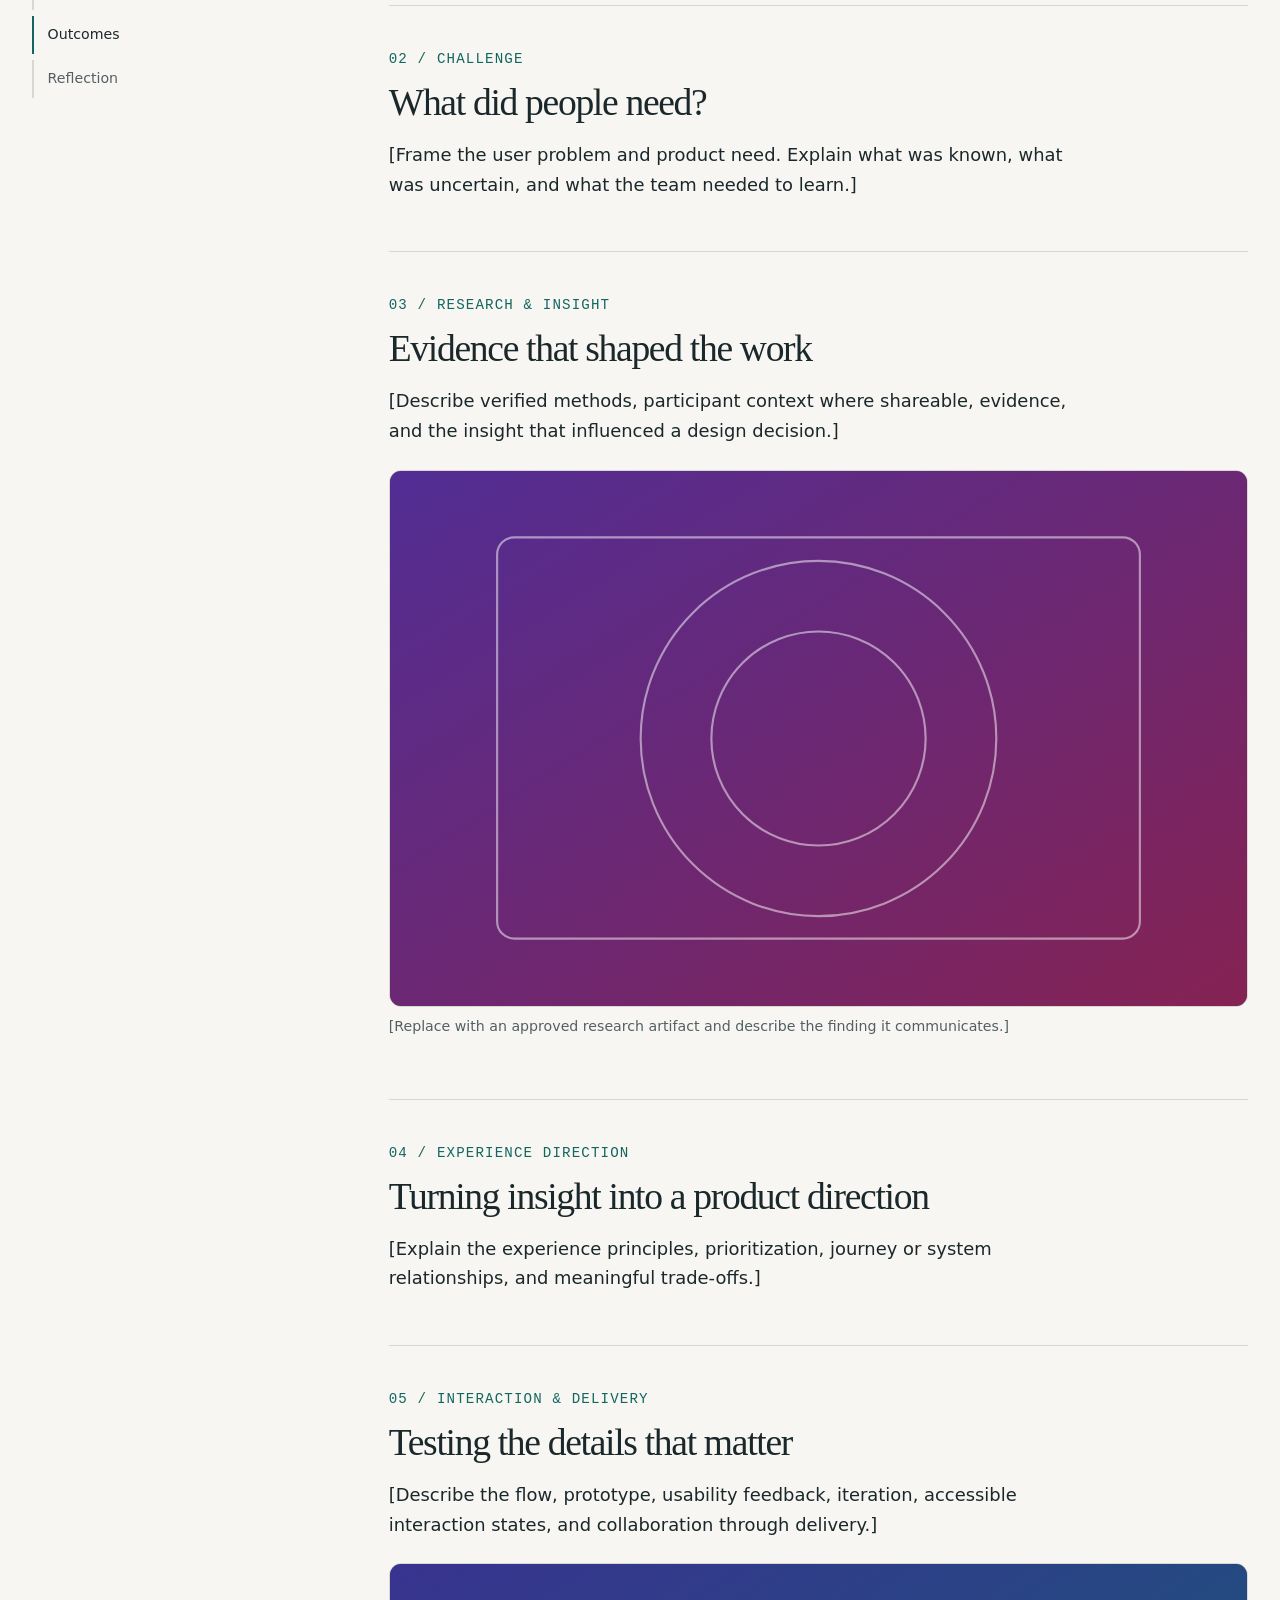
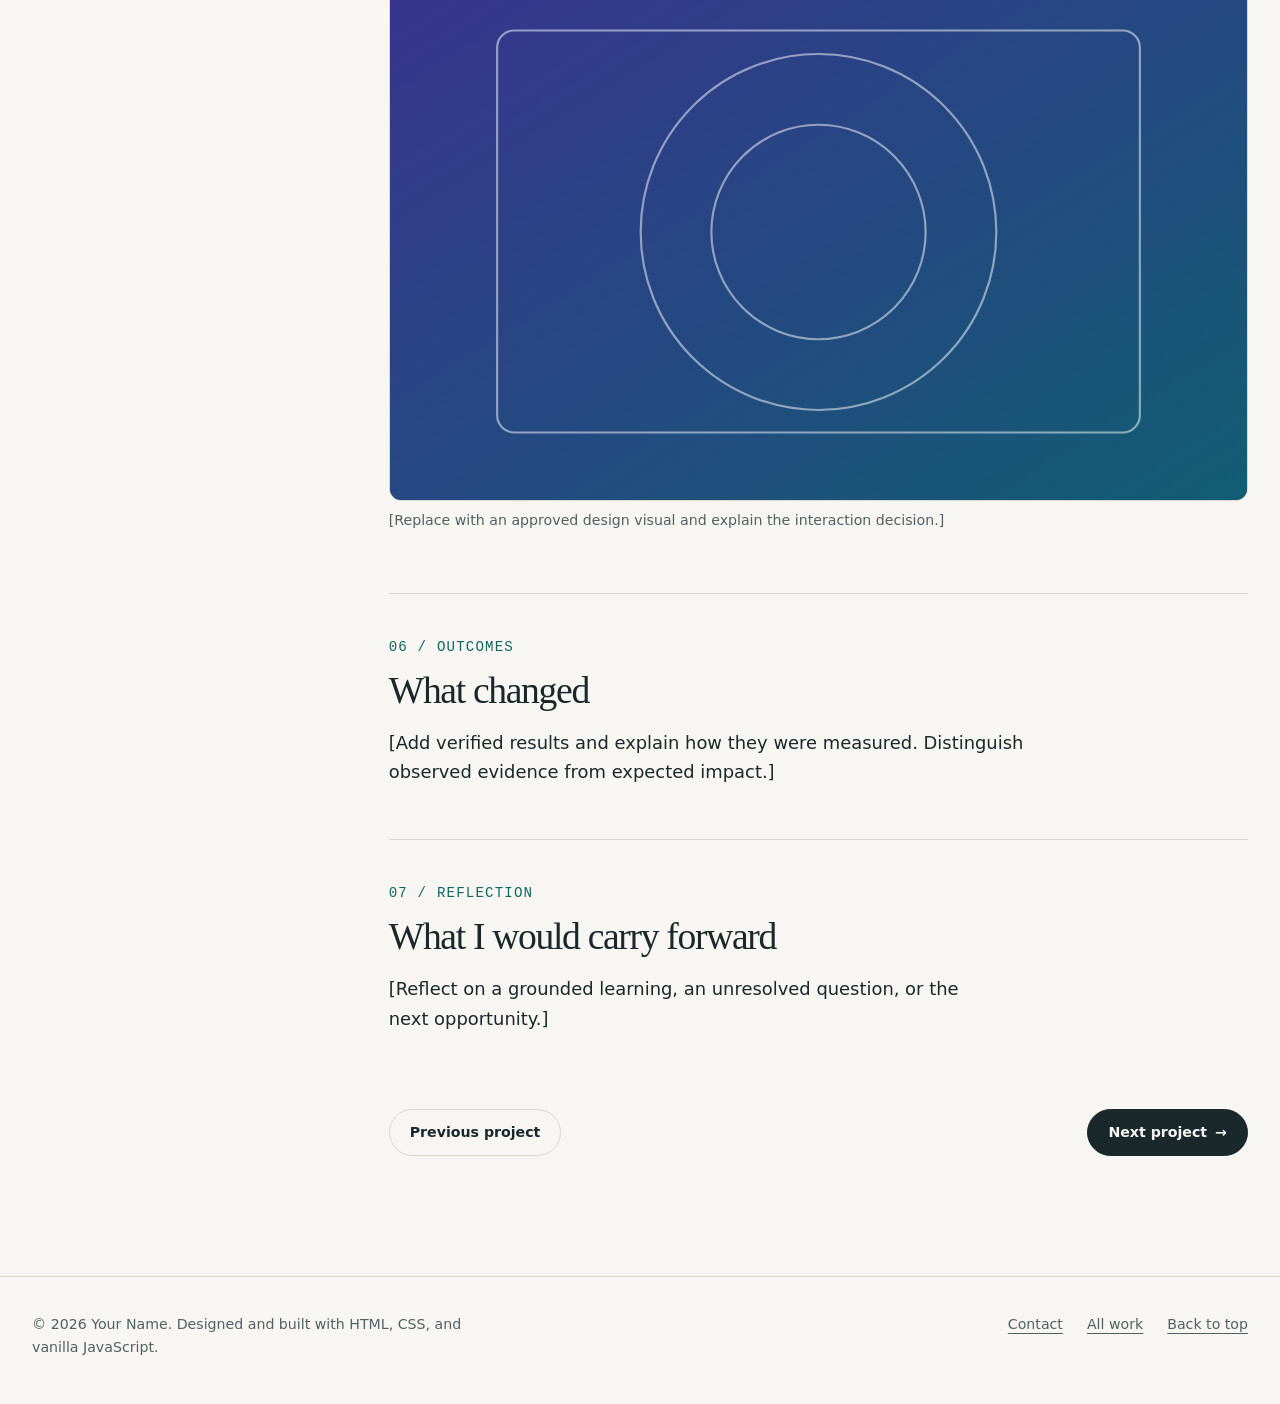
<file: case-study-research.html>
<!DOCTYPE html>
<html lang="en">
<head>
  <meta charset="utf-8">
  <meta name="viewport" content="width=device-width, initial-scale=1">
  <title>Research-Led Product Case Study | Your Name</title>
  <meta name="description" content="Editable case-study structure for a research-led product and interaction design project.">
  <meta name="color-scheme" content="light dark">
  <meta property="og:type" content="website">
  <meta property="og:title" content="Research-Led Product Case Study | Your Name">
  <meta property="og:description" content="Research, interaction design decisions, product delivery, and verified outcomes.">
  <meta property="og:image" content="assets/img/og-image.svg">
  <link rel="icon" href="assets/img/favicon.svg" type="image/svg+xml">
  <link rel="stylesheet" href="assets/css/styles.css">
  <script src="assets/js/main.js" defer></script>
</head>
<body>
  <a class="skip-link" href="#main">Skip to content</a>
  <header class="site-header">
    <div class="container site-header__inner">
      <a class="brand" href="index.html"><span class="brand__mark" aria-hidden="true"></span>Your Name</a>
      <button class="nav-toggle" type="button" aria-expanded="false" aria-controls="site-nav">
        <span class="nav-toggle__label">Menu</span>
      </button>
      <nav class="site-nav" id="site-nav" aria-label="Primary">
        <ul>
          <li><a href="index.html">About</a></li>
          <li><a href="portfolio.html" aria-current="location">Work</a></li>
          <li><a href="index.html#contact">Contact</a></li>
        </ul>
      </nav>
    </div>
  </header>

  <main id="main">
    <article class="section case-study">
      <div class="container">
        <header class="cs-header">
          <nav class="breadcrumbs" aria-label="Breadcrumb">
            <a href="portfolio.html">All work</a>
            <span aria-hidden="true">/</span>
            <span aria-current="page">Research-led experience</span>
          </nav>
          <span class="eyebrow">Research &amp; interaction</span>
          <h1>[Project title]</h1>
          <p class="lead">[Write one verified sentence about the audience, the product challenge, your contribution, and the result.]</p>
          <dl class="cs-meta">
            <div><dt>Role</dt><dd>[Your contribution]</dd></div>
            <div><dt>Team</dt><dd>[Collaborators]</dd></div>
            <div><dt>Timeline</dt><dd>[Verified dates]</dd></div>
            <div><dt>Focus</dt><dd>Research &amp; interaction design</dd></div>
          </dl>
          <figure class="cs-figure cs-hero">
            <img src="assets/img/placeholder-hero.svg" width="1600" height="900" alt="" fetchpriority="high">
            <figcaption>[Replace with an approved project visual and a concise, informative caption.]</figcaption>
          </figure>
        </header>

        <div class="cs-layout">
          <nav class="cs-toc" aria-label="On this page">
            <ol>
              <li><a href="#overview">Overview</a></li>
              <li><a href="#challenge">Challenge</a></li>
              <li><a href="#discovery">Research &amp; insight</a></li>
              <li><a href="#direction">Experience direction</a></li>
              <li><a href="#design">Interaction &amp; delivery</a></li>
              <li><a href="#outcomes">Outcomes</a></li>
              <li><a href="#reflection">Reflection</a></li>
            </ol>
          </nav>
          <div class="cs-content">
            <section class="cs-section" id="overview" aria-labelledby="overview-title" data-reveal>
              <span class="eyebrow">01 / Overview</span>
              <h2 id="overview-title">The opportunity</h2>
              <p>[Describe the audience, product context, your scope of responsibility, and the constraints that shaped the work.]</p>
            </section>
            <section class="cs-section" id="challenge" aria-labelledby="challenge-title" data-reveal>
              <span class="eyebrow">02 / Challenge</span>
              <h2 id="challenge-title">What did people need?</h2>
              <p>[Frame the user problem and product need. Explain what was known, what was uncertain, and what the team needed to learn.]</p>
            </section>
            <section class="cs-section" id="discovery" aria-labelledby="discovery-title" data-reveal>
              <span class="eyebrow">03 / Research &amp; insight</span>
              <h2 id="discovery-title">Evidence that shaped the work</h2>
              <p>[Describe verified methods, participant context where shareable, evidence, and the insight that influenced a design decision.]</p>
              <figure class="cs-figure">
                <img src="assets/img/placeholder-2.svg" width="800" height="500" alt="" loading="lazy">
                <figcaption>[Replace with an approved research artifact and describe the finding it communicates.]</figcaption>
              </figure>
            </section>
            <section class="cs-section" id="direction" aria-labelledby="direction-title" data-reveal>
              <span class="eyebrow">04 / Experience direction</span>
              <h2 id="direction-title">Turning insight into a product direction</h2>
              <p>[Explain the experience principles, prioritization, journey or system relationships, and meaningful trade-offs.]</p>
            </section>
            <section class="cs-section" id="design" aria-labelledby="design-title" data-reveal>
              <span class="eyebrow">05 / Interaction &amp; delivery</span>
              <h2 id="design-title">Testing the details that matter</h2>
              <p>[Describe the flow, prototype, usability feedback, iteration, accessible interaction states, and collaboration through delivery.]</p>
              <figure class="cs-figure">
                <img src="assets/img/placeholder-1.svg" width="800" height="500" alt="" loading="lazy">
                <figcaption>[Replace with an approved design visual and explain the interaction decision.]</figcaption>
              </figure>
            </section>
            <section class="cs-section" id="outcomes" aria-labelledby="outcomes-title" data-reveal>
              <span class="eyebrow">06 / Outcomes</span>
              <h2 id="outcomes-title">What changed</h2>
              <p>[Add verified results and explain how they were measured. Distinguish observed evidence from expected impact.]</p>
            </section>
            <section class="cs-section" id="reflection" aria-labelledby="reflection-title" data-reveal>
              <span class="eyebrow">07 / Reflection</span>
              <h2 id="reflection-title">What I would carry forward</h2>
              <p>[Reflect on a grounded learning, an unresolved question, or the next opportunity.]</p>
            </section>
            <nav class="pager" aria-label="Case study navigation">
              <a class="btn btn--ghost" href="case-study-ai-orchestration.html">Previous project</a>
              <a class="btn" href="case-study-design-systems.html">Next project <span aria-hidden="true">→</span></a>
            </nav>
          </div>
        </div>
      </div>
    </article>
  </main>

  <footer class="site-footer">
    <div class="container site-footer__inner">
      <p>&copy; <span data-year>2026</span> Your Name. Designed and built with HTML, CSS, and vanilla JavaScript.</p>
      <ul>
        <li><a href="index.html#contact">Contact</a></li>
        <li><a href="portfolio.html">All work</a></li>
        <li><a href="#main">Back to top</a></li>
      </ul>
    </div>
  </footer>
</body>
</html>
</file>
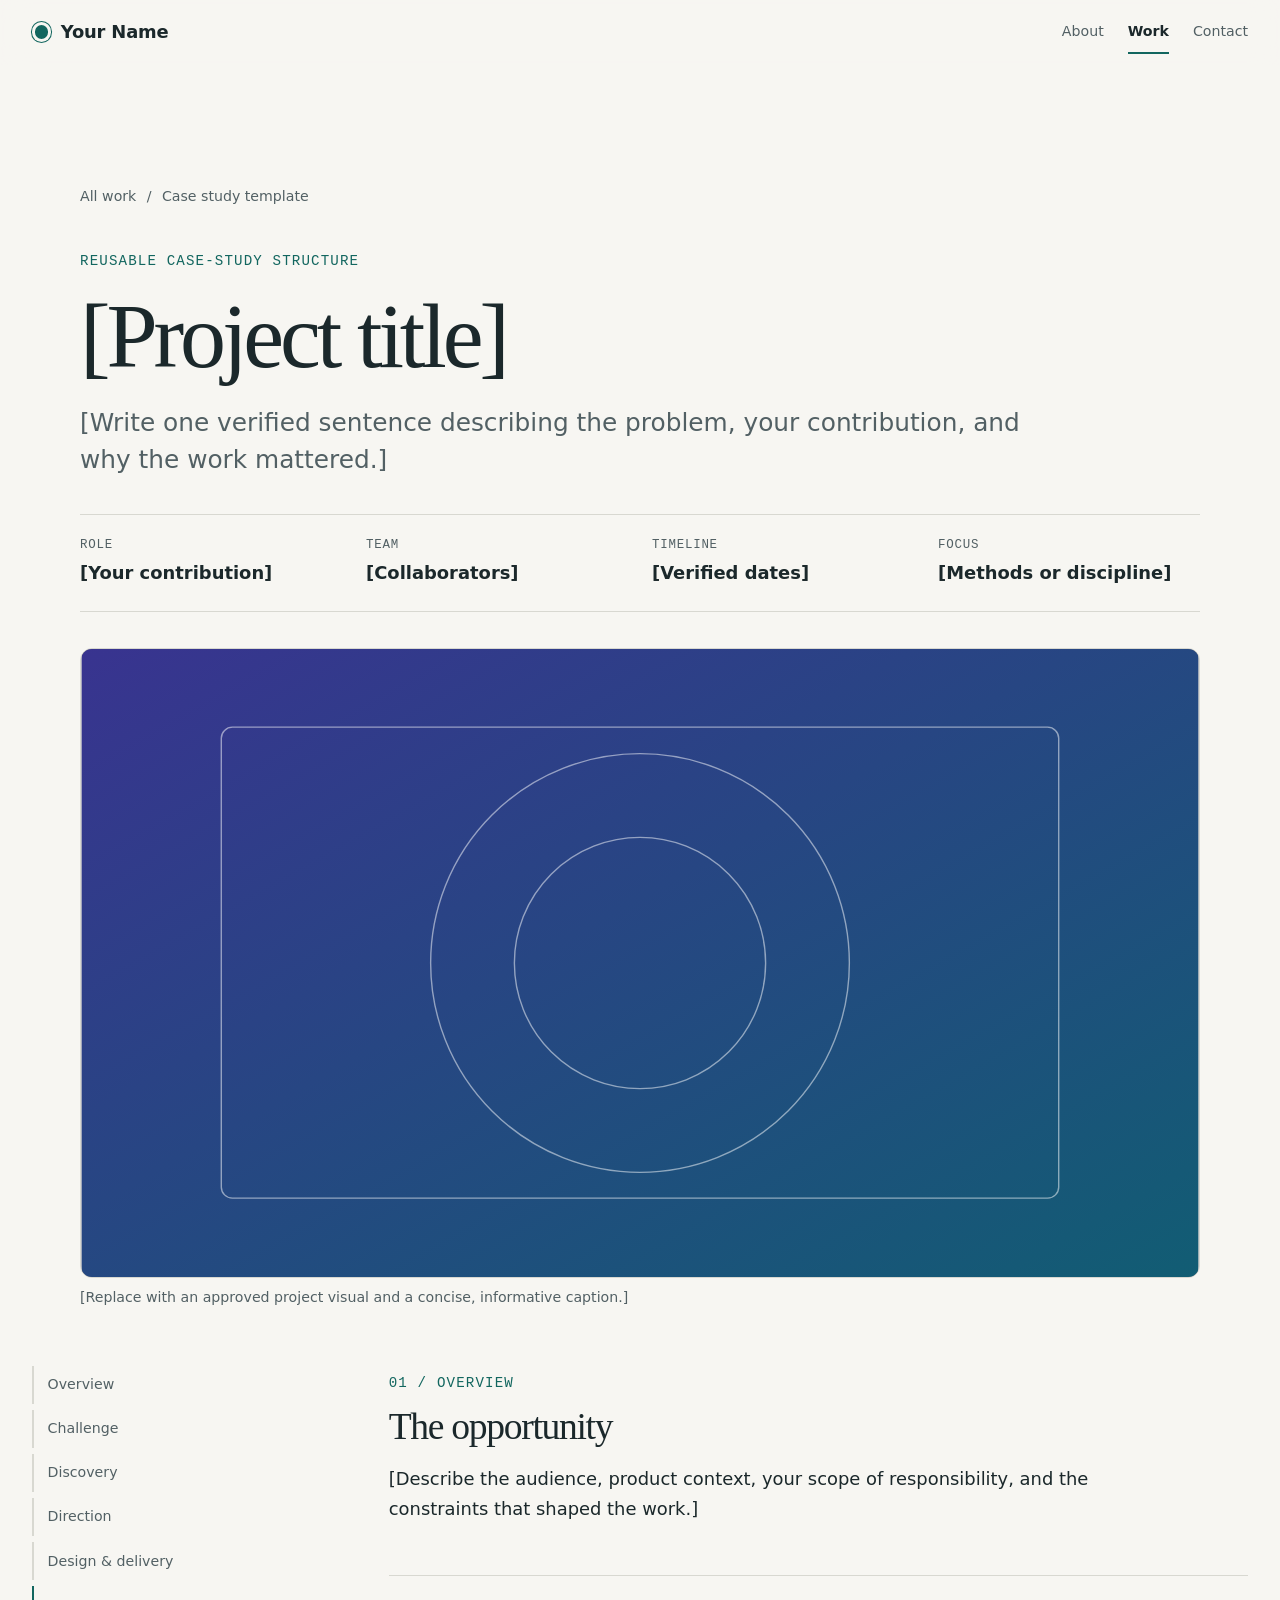
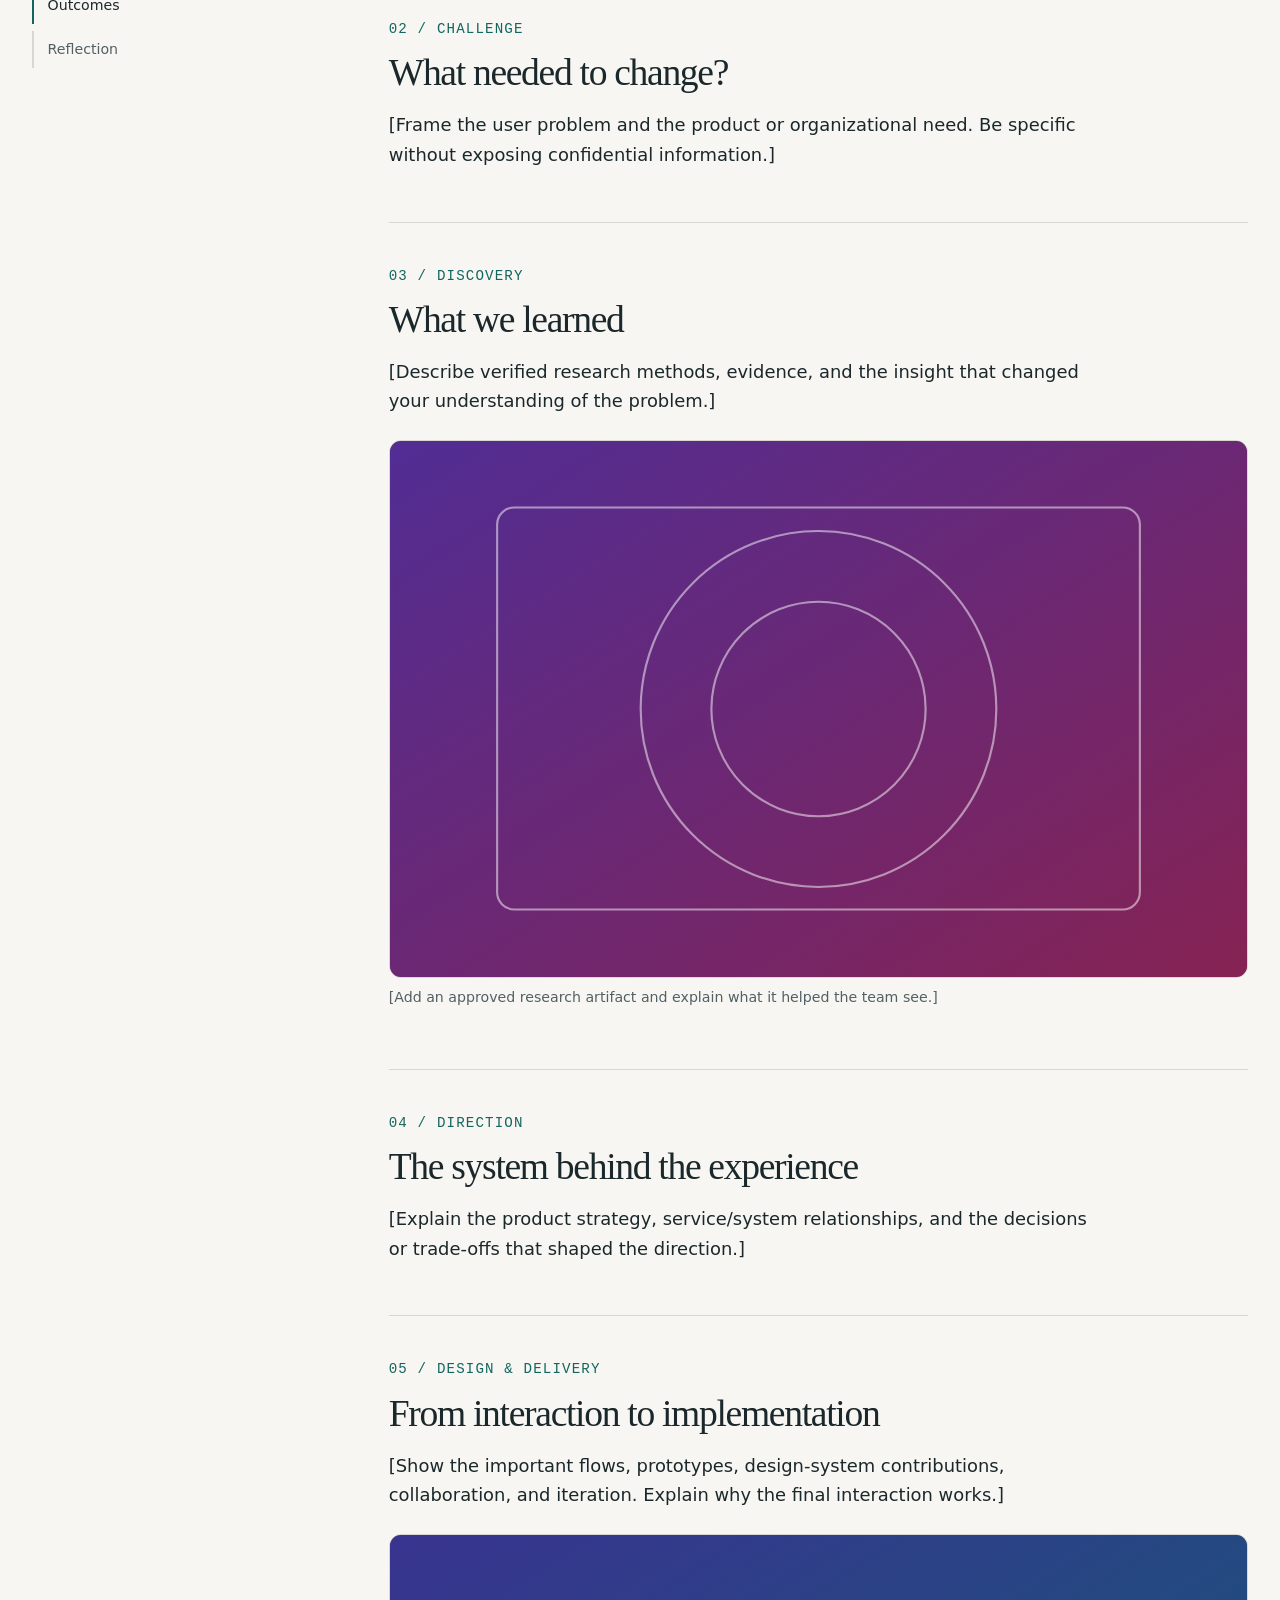
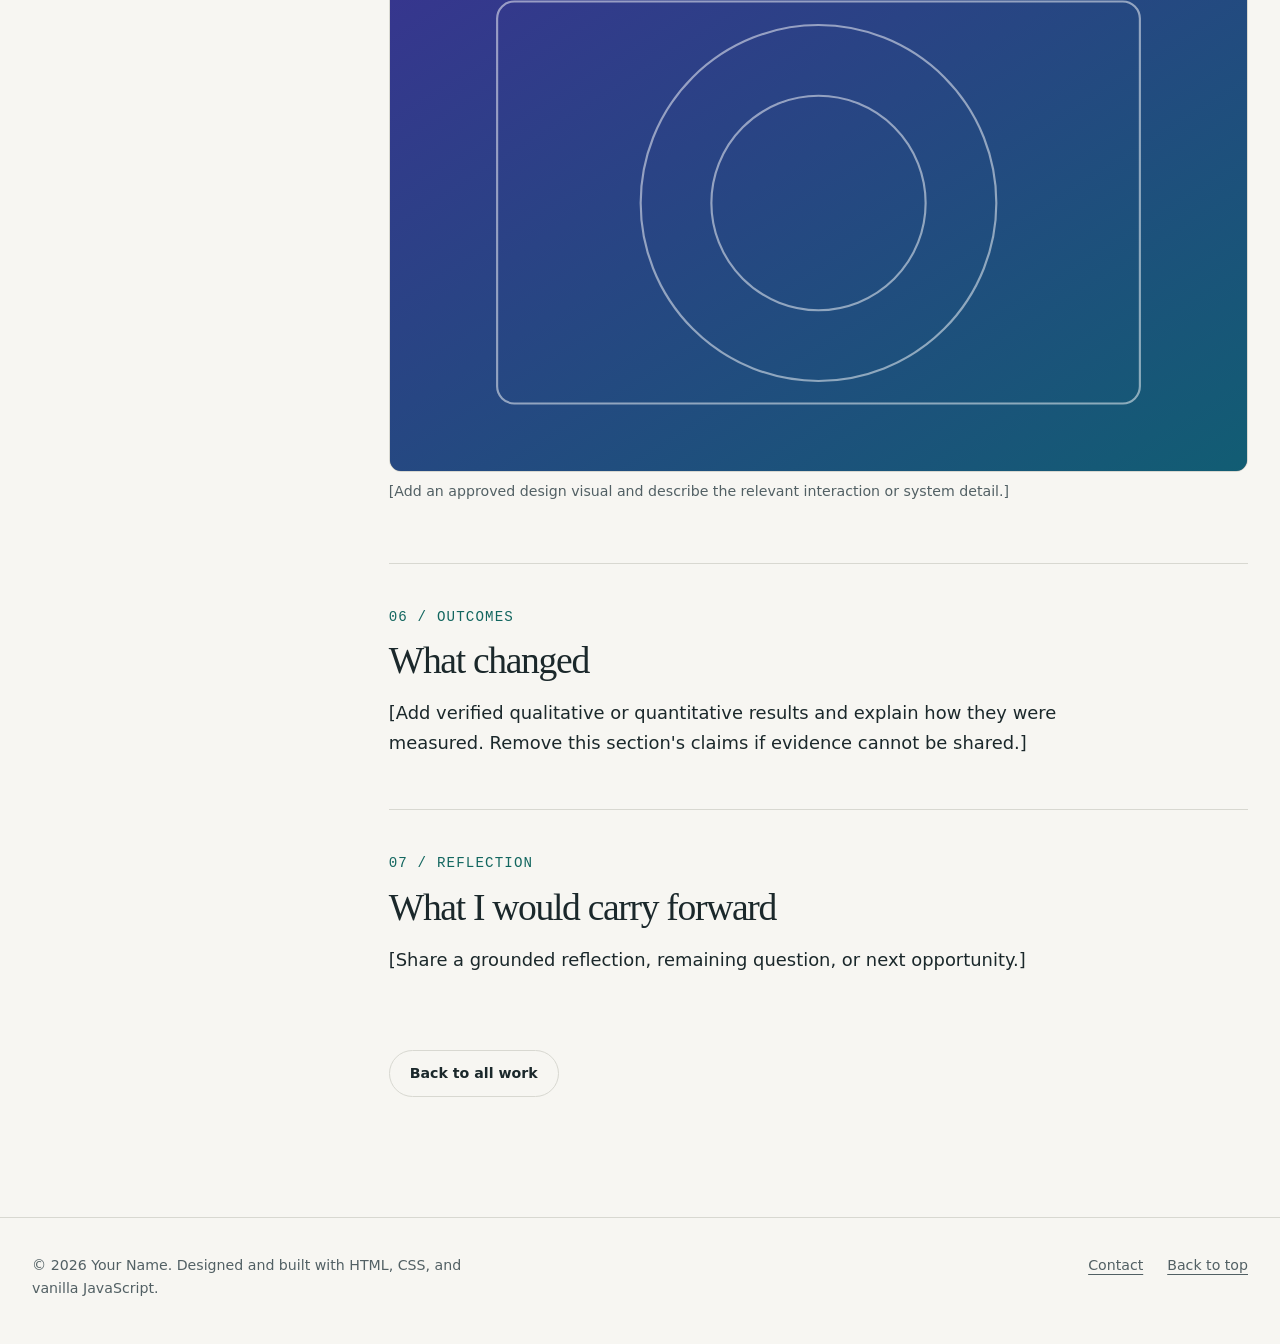
<file: case-study.html>
<!DOCTYPE html>
<html lang="en">
<head>
  <meta charset="utf-8">
  <meta name="viewport" content="width=device-width, initial-scale=1">
  <title>Case Study Template | Your Name</title>
  <meta name="description" content="A reusable case-study structure for product design context, research, decisions, outcomes, and reflection.">
  <meta name="color-scheme" content="light dark">
  <meta property="og:type" content="website">
  <meta property="og:title" content="Case Study Template | Your Name">
  <meta property="og:description" content="A reusable case-study structure for product design context, research, decisions, outcomes, and reflection.">
  <meta property="og:image" content="assets/img/og-image.svg">
  <link rel="icon" href="assets/img/favicon.svg" type="image/svg+xml">
  <link rel="stylesheet" href="assets/css/styles.css">
  <script src="assets/js/main.js" defer></script>
</head>
<body>
  <a class="skip-link" href="#main">Skip to content</a>
  <header class="site-header">
    <div class="container site-header__inner">
      <a class="brand" href="index.html"><span class="brand__mark" aria-hidden="true"></span>Your Name</a>
      <button class="nav-toggle" type="button" aria-expanded="false" aria-controls="site-nav">
        <span class="nav-toggle__label">Menu</span>
      </button>
      <nav class="site-nav" id="site-nav" aria-label="Primary">
        <ul>
          <li><a href="index.html">About</a></li>
          <li><a href="portfolio.html" aria-current="location">Work</a></li>
          <li><a href="index.html#contact">Contact</a></li>
        </ul>
      </nav>
    </div>
  </header>

  <main id="main">
    <article class="section case-study">
      <div class="container">
        <header class="cs-header">
          <nav class="breadcrumbs" aria-label="Breadcrumb">
            <a href="portfolio.html">All work</a>
            <span aria-hidden="true">/</span>
            <span aria-current="page">Case study template</span>
          </nav>
          <span class="eyebrow">Reusable case-study structure</span>
          <h1>[Project title]</h1>
          <p class="lead">[Write one verified sentence describing the problem, your contribution, and why the work mattered.]</p>
          <dl class="cs-meta">
            <div><dt>Role</dt><dd>[Your contribution]</dd></div>
            <div><dt>Team</dt><dd>[Collaborators]</dd></div>
            <div><dt>Timeline</dt><dd>[Verified dates]</dd></div>
            <div><dt>Focus</dt><dd>[Methods or discipline]</dd></div>
          </dl>
          <figure class="cs-figure cs-hero">
            <img src="assets/img/placeholder-hero.svg" width="1600" height="900" alt="" fetchpriority="high">
            <figcaption>[Replace with an approved project visual and a concise, informative caption.]</figcaption>
          </figure>
        </header>

        <div class="cs-layout">
          <nav class="cs-toc" aria-label="On this page">
            <ol>
              <li><a href="#overview">Overview</a></li>
              <li><a href="#challenge">Challenge</a></li>
              <li><a href="#discovery">Discovery</a></li>
              <li><a href="#direction">Direction</a></li>
              <li><a href="#design">Design &amp; delivery</a></li>
              <li><a href="#outcomes">Outcomes</a></li>
              <li><a href="#reflection">Reflection</a></li>
            </ol>
          </nav>
          <div class="cs-content">
            <section class="cs-section" id="overview" aria-labelledby="overview-title" data-reveal>
              <span class="eyebrow">01 / Overview</span>
              <h2 id="overview-title">The opportunity</h2>
              <p>[Describe the audience, product context, your scope of responsibility, and the constraints that shaped the work.]</p>
            </section>
            <section class="cs-section" id="challenge" aria-labelledby="challenge-title" data-reveal>
              <span class="eyebrow">02 / Challenge</span>
              <h2 id="challenge-title">What needed to change?</h2>
              <p>[Frame the user problem and the product or organizational need. Be specific without exposing confidential information.]</p>
            </section>
            <section class="cs-section" id="discovery" aria-labelledby="discovery-title" data-reveal>
              <span class="eyebrow">03 / Discovery</span>
              <h2 id="discovery-title">What we learned</h2>
              <p>[Describe verified research methods, evidence, and the insight that changed your understanding of the problem.]</p>
              <figure class="cs-figure">
                <img src="assets/img/placeholder-2.svg" width="800" height="500" alt="" loading="lazy">
                <figcaption>[Add an approved research artifact and explain what it helped the team see.]</figcaption>
              </figure>
            </section>
            <section class="cs-section" id="direction" aria-labelledby="direction-title" data-reveal>
              <span class="eyebrow">04 / Direction</span>
              <h2 id="direction-title">The system behind the experience</h2>
              <p>[Explain the product strategy, service/system relationships, and the decisions or trade-offs that shaped the direction.]</p>
            </section>
            <section class="cs-section" id="design" aria-labelledby="design-title" data-reveal>
              <span class="eyebrow">05 / Design &amp; delivery</span>
              <h2 id="design-title">From interaction to implementation</h2>
              <p>[Show the important flows, prototypes, design-system contributions, collaboration, and iteration. Explain why the final interaction works.]</p>
              <figure class="cs-figure">
                <img src="assets/img/placeholder-1.svg" width="800" height="500" alt="" loading="lazy">
                <figcaption>[Add an approved design visual and describe the relevant interaction or system detail.]</figcaption>
              </figure>
            </section>
            <section class="cs-section" id="outcomes" aria-labelledby="outcomes-title" data-reveal>
              <span class="eyebrow">06 / Outcomes</span>
              <h2 id="outcomes-title">What changed</h2>
              <p>[Add verified qualitative or quantitative results and explain how they were measured. Remove this section's claims if evidence cannot be shared.]</p>
            </section>
            <section class="cs-section" id="reflection" aria-labelledby="reflection-title" data-reveal>
              <span class="eyebrow">07 / Reflection</span>
              <h2 id="reflection-title">What I would carry forward</h2>
              <p>[Share a grounded reflection, remaining question, or next opportunity.]</p>
            </section>
            <nav class="pager" aria-label="Case study navigation">
              <a class="btn btn--ghost" href="portfolio.html">Back to all work</a>
            </nav>
          </div>
        </div>
      </div>
    </article>
  </main>

  <footer class="site-footer">
    <div class="container site-footer__inner">
      <p>&copy; <span data-year>2026</span> Your Name. Designed and built with HTML, CSS, and vanilla JavaScript.</p>
      <ul>
        <li><a href="index.html#contact">Contact</a></li>
        <li><a href="#main">Back to top</a></li>
      </ul>
    </div>
  </footer>
</body>
</html>
</file>
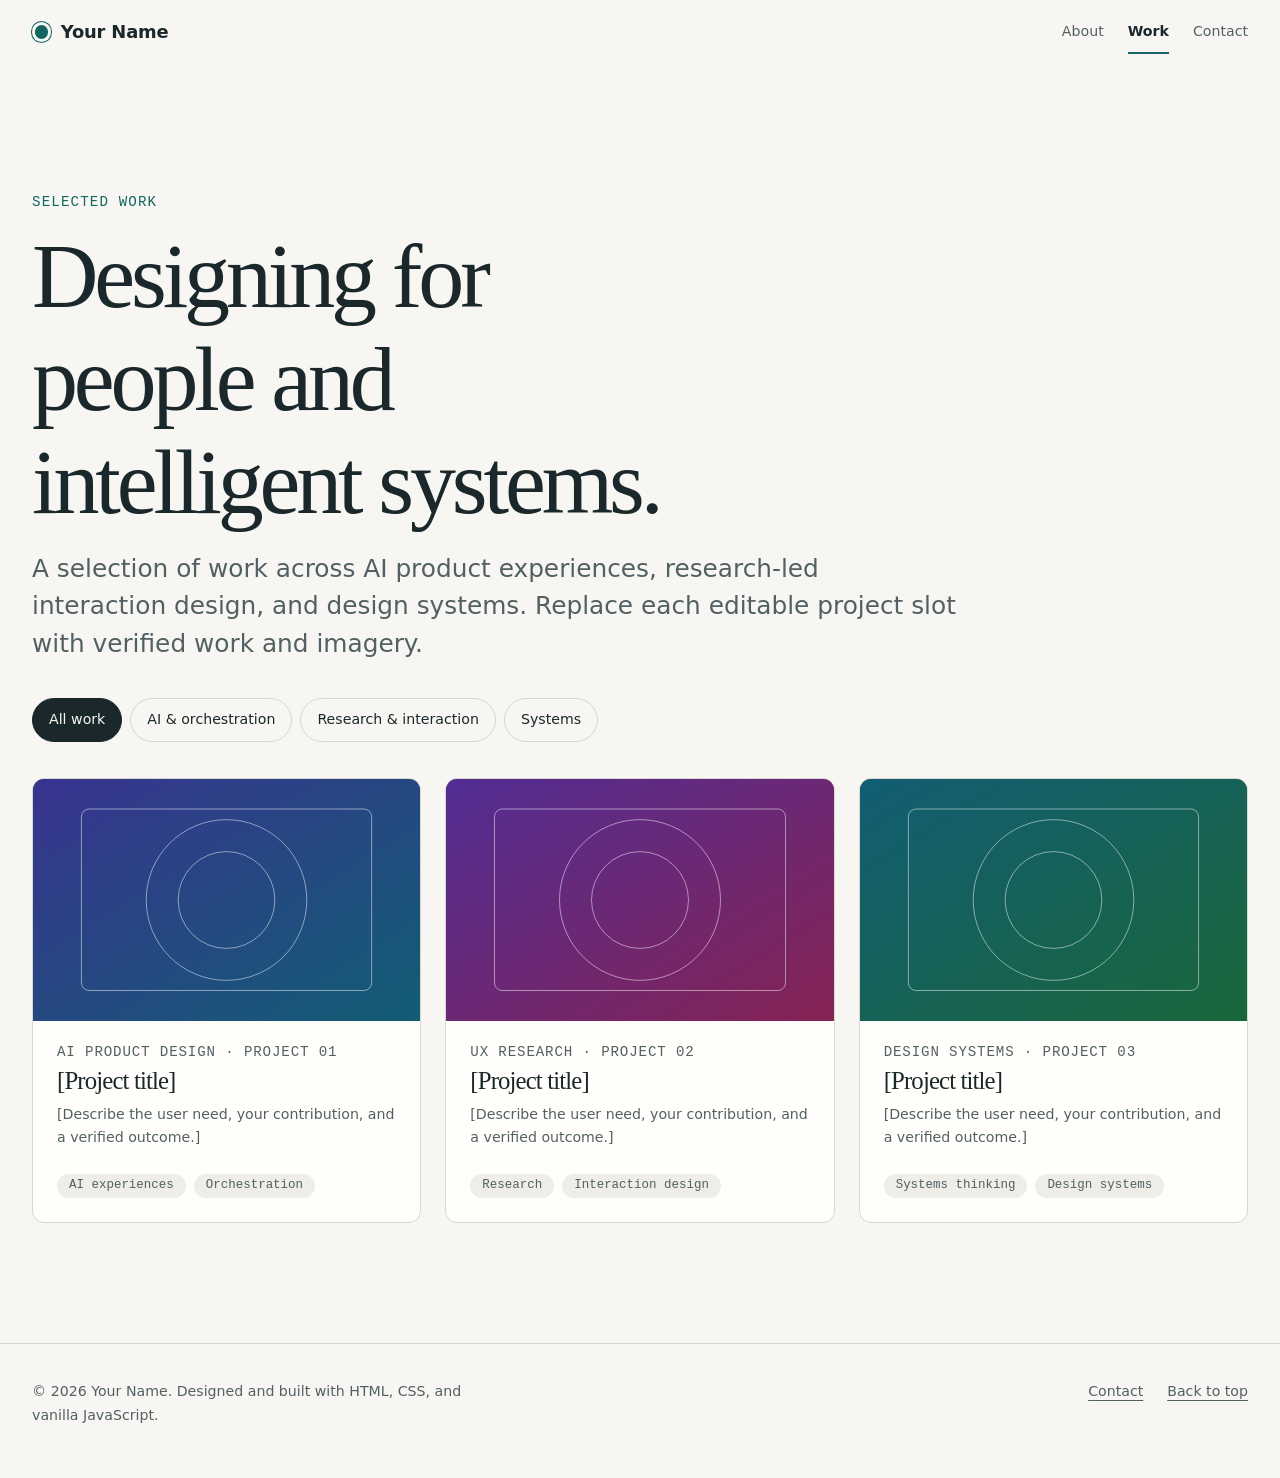
<file: portfolio.html>
<!DOCTYPE html>
<html lang="en">
<head>
  <meta charset="utf-8">
  <meta name="viewport" content="width=device-width, initial-scale=1">
  <title>Selected Work | Your Name</title>
  <meta name="description" content="Selected work in AI-driven product design, UX research, interaction design, and design systems.">
  <meta name="color-scheme" content="light dark">
  <meta property="og:type" content="website">
  <meta property="og:title" content="Selected Work | Your Name">
  <meta property="og:description" content="AI-driven product design, UX research, interaction design, and design systems.">
  <meta property="og:image" content="assets/img/og-image.svg">
  <link rel="icon" href="assets/img/favicon.svg" type="image/svg+xml">
  <link rel="stylesheet" href="assets/css/styles.css">
  <script src="assets/js/main.js" defer></script>
</head>
<body>
  <a class="skip-link" href="#main">Skip to content</a>
  <header class="site-header">
    <div class="container site-header__inner">
      <a class="brand" href="index.html"><span class="brand__mark" aria-hidden="true"></span>Your Name</a>
      <button class="nav-toggle" type="button" aria-expanded="false" aria-controls="site-nav">
        <span class="nav-toggle__label">Menu</span>
      </button>
      <nav class="site-nav" id="site-nav" aria-label="Primary">
        <ul>
          <li><a href="index.html">About</a></li>
          <li><a href="portfolio.html" aria-current="page">Work</a></li>
          <li><a href="index.html#contact">Contact</a></li>
        </ul>
      </nav>
    </div>
  </header>

  <main id="main">
    <section class="section portfolio-section" aria-labelledby="work-title">
      <div class="container">
        <header class="section__head portfolio-intro">
          <span class="eyebrow">Selected work</span>
          <h1 id="work-title">Designing for people and intelligent systems.</h1>
          <p class="lead">A selection of work across AI product experiences, research-led interaction design, and design systems. Replace each editable project slot with verified work and imagery.</p>
        </header>

        <div class="filters" role="group" aria-label="Filter projects">
          <button class="filter" type="button" data-filter="all" aria-pressed="true">All work</button>
          <button class="filter" type="button" data-filter="ai" aria-pressed="false">AI &amp; orchestration</button>
          <button class="filter" type="button" data-filter="research" aria-pressed="false">Research &amp; interaction</button>
          <button class="filter" type="button" data-filter="systems" aria-pressed="false">Systems</button>
        </div>
        <p class="visually-hidden" id="filter-status" role="status" aria-live="polite" aria-atomic="true">Showing all 3 projects.</p>

        <ul class="grid grid--3 project-grid">
          <li data-category="ai systems" data-reveal>
            <article class="card">
              <div class="card__media">
                <img src="assets/img/placeholder-1.svg" width="800" height="500" alt="" loading="lazy">
              </div>
              <div class="card__body">
                <p class="card__meta">AI product design · Project 01</p>
                <h2 class="card__title"><a class="card__link" href="case-study-ai-orchestration.html">[Project title]</a></h2>
                <p>[Describe the user need, your contribution, and a verified outcome.]</p>
                <ul class="tags" aria-label="Project themes">
                  <li class="tag">AI experiences</li>
                  <li class="tag">Orchestration</li>
                </ul>
              </div>
            </article>
          </li>
          <li data-category="research" data-reveal style="--delay:80ms">
            <article class="card">
              <div class="card__media">
                <img src="assets/img/placeholder-2.svg" width="800" height="500" alt="" loading="lazy">
              </div>
              <div class="card__body">
                <p class="card__meta">UX research · Project 02</p>
                <h2 class="card__title"><a class="card__link" href="case-study-research.html">[Project title]</a></h2>
                <p>[Describe the user need, your contribution, and a verified outcome.]</p>
                <ul class="tags" aria-label="Project themes">
                  <li class="tag">Research</li>
                  <li class="tag">Interaction design</li>
                </ul>
              </div>
            </article>
          </li>
          <li data-category="systems" data-reveal style="--delay:160ms">
            <article class="card">
              <div class="card__media">
                <img src="assets/img/placeholder-3.svg" width="800" height="500" alt="" loading="lazy">
              </div>
              <div class="card__body">
                <p class="card__meta">Design systems · Project 03</p>
                <h2 class="card__title"><a class="card__link" href="case-study-design-systems.html">[Project title]</a></h2>
                <p>[Describe the user need, your contribution, and a verified outcome.]</p>
                <ul class="tags" aria-label="Project themes">
                  <li class="tag">Systems thinking</li>
                  <li class="tag">Design systems</li>
                </ul>
              </div>
            </article>
          </li>
        </ul>
      </div>
    </section>
  </main>

  <footer class="site-footer">
    <div class="container site-footer__inner">
      <p>&copy; <span data-year>2026</span> Your Name. Designed and built with HTML, CSS, and vanilla JavaScript.</p>
      <ul>
        <li><a href="index.html#contact">Contact</a></li>
        <li><a href="#main">Back to top</a></li>
      </ul>
    </div>
  </footer>
</body>
</html>
</file>
<file: assets/css/styles.css>
/* ==========================================================================
   Design tokens
   ========================================================================== */
:root {
  color-scheme: light;
  --bg: #f7f6f2;
  --surface: #fffefa;
  --surface-2: #eeede7;
  --text: #1b282b;
  --text-muted: #526064;
  --border: #d8d8d1;
  --accent: #12665f;
  --accent-contrast: #ffffff;
  --focus: #155eef;

  --font-sans: system-ui, -apple-system, "Segoe UI", Roboto, "Helvetica Neue", Arial, sans-serif;
  --font-display: "Iowan Old Style", "Palatino Linotype", "Book Antiqua", Georgia, serif;
  --font-mono: ui-monospace, SFMono-Regular, Menlo, Consolas, monospace;

  --step--1: clamp(0.82rem, 0.79rem + 0.12vw, 0.9rem);
  --step-0: clamp(1rem, 0.96rem + 0.2vw, 1.125rem);
  --step-1: clamp(1.2rem, 1.08rem + 0.65vw, 1.55rem);
  --step-2: clamp(1.6rem, 1.3rem + 1.35vw, 2.35rem);
  --step-3: clamp(2.15rem, 1.6rem + 2.8vw, 3.75rem);
  --step-4: clamp(3rem, 1.8rem + 5vw, 5.75rem);

  --space-1: 0.5rem;
  --space-2: 1rem;
  --space-3: 1.5rem;
  --space-4: 2.25rem;
  --space-5: 3.5rem;
  --space-6: clamp(4.5rem, 3.5rem + 5vw, 7.5rem);

  --radius: 12px;
  --container: 76rem;
  --measure: 62ch;
  --ease: cubic-bezier(0.22, 1, 0.36, 1);
  --shadow: 0 1px 2px rgb(27 40 43 / 0.04), 0 16px 40px -20px rgb(27 40 43 / 0.24);
}

@media (prefers-color-scheme: dark) {
  :root {
    color-scheme: dark;
    --bg: #141c1d;
    --surface: #1b2526;
    --surface-2: #263233;
    --text: #f2f0e9;
    --text-muted: #bcc5c0;
    --border: #3b4949;
    --accent: #8bd0be;
    --accent-contrast: #13201f;
    --focus: #a6c8ff;
    --shadow: 0 1px 2px rgb(0 0 0 / 0.28), 0 16px 40px -20px rgb(0 0 0 / 0.65);
  }
}

/* ==========================================================================
   Base
   ========================================================================== */
*, *::before, *::after { box-sizing: border-box; }
html { scroll-behavior: smooth; scroll-padding-top: 6rem; -webkit-text-size-adjust: 100%; }
body {
  margin: 0;
  font-family: var(--font-sans);
  font-size: var(--step-0);
  line-height: 1.65;
  color: var(--text);
  background: var(--bg);
  -webkit-font-smoothing: antialiased;
}
img, svg { max-width: 100%; height: auto; display: block; }
h1, h2, h3, h4 { line-height: 1.12; letter-spacing: -0.02em; margin: 0 0 var(--space-2); text-wrap: balance; }
h1, h2 { font-family: var(--font-display); font-weight: 500; }
h1 { font-size: var(--step-4); letter-spacing: -0.045em; }
h2 { font-size: var(--step-3); letter-spacing: -0.035em; }
h3 { font-size: var(--step-1); }
p { margin: 0 0 var(--space-2); max-width: var(--measure); text-wrap: pretty; }
a { color: inherit; text-underline-offset: 0.2em; text-decoration-thickness: 1px; }
a:hover { color: var(--accent); }
ul, ol { padding: 0; margin: 0; list-style: none; }

:focus-visible { outline: 3px solid var(--focus); outline-offset: 3px; border-radius: 4px; }

.skip-link {
  position: absolute; left: var(--space-2); top: -4rem; z-index: 100;
  padding: 0.75rem 1rem; background: var(--text); color: var(--bg); border-radius: 8px;
  transition: top 0.2s var(--ease);
}
.skip-link:focus { top: var(--space-2); }

.visually-hidden {
  position: absolute !important; width: 1px; height: 1px; margin: -1px; padding: 0;
  overflow: hidden; clip: rect(0 0 0 0); white-space: nowrap; border: 0;
}

/* ==========================================================================
   Layout
   ========================================================================== */
.container { width: min(100% - 2.5rem, var(--container)); margin-inline: auto; }
.section { padding-block: var(--space-6); }
.section + .section { border-top: 1px solid var(--border); }
.section__head { margin-bottom: var(--space-4); }
.section__head--row { display: flex; align-items: end; justify-content: space-between; gap: var(--space-3); }
.section__head--row h2 { max-width: 17ch; margin-bottom: 0; }
.grid { display: grid; gap: var(--space-3); }
.grid--2 { grid-template-columns: repeat(auto-fit, minmax(min(100%, 20rem), 1fr)); }
.grid--3 { grid-template-columns: repeat(auto-fit, minmax(min(100%, 16rem), 1fr)); }
.stack > * + * { margin-top: var(--space-2); }
.eyebrow {
  display: inline-block; margin-bottom: var(--space-2);
  font: 500 var(--step--1)/1 var(--font-mono); letter-spacing: 0.08em; text-transform: uppercase;
  color: var(--accent);
}
.lead { font-size: var(--step-1); color: var(--text-muted); line-height: 1.5; }
.text-link { display: inline-flex; align-items: center; gap: 0.5rem; font-weight: 650; text-decoration-thickness: 1px; text-underline-offset: 0.25em; }
.text-link span { transition: transform 0.2s var(--ease); }
.text-link:hover span { transform: translate(0.15rem, -0.1rem); }
.section--soft { background: var(--surface-2); }

/* ==========================================================================
   Header / navigation
   ========================================================================== */
.site-header {
  position: sticky; top: 0; z-index: 50;
  background: color-mix(in srgb, var(--bg) 82%, transparent);
  backdrop-filter: blur(14px);
  border-bottom: 1px solid transparent;
  transition: border-color 0.3s;
}
.site-header.is-scrolled { border-bottom-color: var(--border); }
.site-header__inner { display: flex; align-items: center; justify-content: space-between; min-height: 4rem; gap: var(--space-2); }
.brand { display: inline-flex; align-items: center; gap: 0.6rem; font-weight: 650; text-decoration: none; letter-spacing: -0.01em; }
.brand__mark { width: 1.2rem; height: 1.2rem; border-radius: 50%; background: var(--accent); box-shadow: inset 0 0 0 3px var(--bg), 0 0 0 1px var(--accent); }
.nav-toggle {
  display: none; align-items: center; justify-content: center; min-height: 2.75rem; gap: 0.5rem; padding: 0.5rem 0.9rem;
  font: inherit; font-size: var(--step--1); color: var(--text); background: transparent;
  border: 1px solid var(--border); border-radius: 999px; cursor: pointer;
}
.js .nav-toggle { display: inline-flex; }
.site-nav { position: absolute; inset: 100% 0 auto; padding: var(--space-2) 1.25rem var(--space-3); background: var(--bg); border-bottom: 1px solid var(--border); }
.js .site-nav:not(.is-open) { display: none; }
.site-nav ul { display: grid; gap: 0.25rem; }
.site-nav a { display: block; padding: 0.7rem 0; text-decoration: none; color: var(--text-muted); }
.site-nav a:hover, .site-nav a[aria-current] { color: var(--text); }
.site-nav a[aria-current] { font-weight: 600; }

@media (min-width: 48rem) {
  .js .nav-toggle { display: none; }
  .js .site-nav:not(.is-open) { display: block; }
  .site-nav { position: static; padding: 0; background: none; border: 0; }
  .site-nav ul { display: flex; gap: var(--space-3); }
  .site-nav a { position: relative; padding: 0.5rem 0; font-size: var(--step--1); }
  .site-nav a::after {
    content: ""; position: absolute; left: 0; right: 0; bottom: -2px; height: 2px;
    background: var(--accent); transform: scaleX(0); transform-origin: left; transition: transform 0.25s var(--ease);
  }
  .site-nav a:hover::after, .site-nav a[aria-current]::after { transform: scaleX(1); }
}

/* ==========================================================================
   Buttons, tags, cards
   ========================================================================== */
.btn {
  display: inline-flex; align-items: center; justify-content: center; min-height: 2.9rem; gap: 0.5rem; padding: 0.85rem 1.25rem;
  font: 600 var(--step--1)/1 var(--font-sans); text-decoration: none; cursor: pointer;
  border: 1px solid var(--text); border-radius: 999px; color: var(--bg); background: var(--text);
  transition: transform 0.25s var(--ease), background 0.25s, color 0.25s, border-color 0.25s;
}
.btn:hover { transform: translateY(-2px); background: var(--accent); border-color: var(--accent); color: var(--accent-contrast); }
.btn--ghost { background: transparent; color: var(--text); border-color: var(--border); }
.btn--ghost:hover { background: transparent; color: var(--accent); border-color: var(--accent); }
.btn-row { display: flex; flex-wrap: wrap; gap: var(--space-2); margin-top: var(--space-3); }

.tags { display: flex; flex-wrap: wrap; gap: 0.5rem; }
.tag {
  padding: 0.3rem 0.75rem; font: 500 0.78rem/1.2 var(--font-mono);
  color: var(--text-muted); background: var(--surface-2); border-radius: 999px;
}

.card {
  display: flex; flex-direction: column; overflow: hidden; background: var(--surface);
  border: 1px solid var(--border); border-radius: var(--radius);
  transition: transform 0.4s var(--ease), box-shadow 0.4s var(--ease), border-color 0.3s;
}
.card:hover, .card:focus-within { transform: translateY(-4px); box-shadow: var(--shadow); border-color: var(--accent); }
.card__media { overflow: hidden; aspect-ratio: 16 / 10; background: var(--surface-2); }
.card__media img { width: 100%; height: 100%; object-fit: cover; transition: transform 0.6s var(--ease); }
.card:hover .card__media img { transform: scale(1.04); }
.card__body { display: flex; flex-direction: column; flex: 1; gap: var(--space-1); padding: var(--space-3); }
.card__body p { color: var(--text-muted); font-size: var(--step--1); margin: 0; }
.card__title { margin: 0; font-size: var(--step-1); }
.card__link { text-decoration: none; }
.card__link::after { content: ""; position: absolute; inset: 0; } /* whole card clickable */
.card:has(.card__link:focus-visible) { outline: 3px solid var(--focus); outline-offset: 3px; }
.card { position: relative; }
.card__meta { font: 500 0.78rem/1 var(--font-mono); color: var(--text-muted); text-transform: uppercase; letter-spacing: 0.06em; }
.card .tags { margin-top: auto; padding-top: var(--space-2); }
.card__prompt { display: inline-block; width: fit-content; margin-top: 0.25rem; color: var(--text-muted); font: 500 0.7rem/1.3 var(--font-mono); letter-spacing: 0.04em; text-transform: uppercase; }

/* ==========================================================================
   Hero
   ========================================================================== */
.hero { padding-block: clamp(4rem, 8vw, 8rem) var(--space-5); }
.hero__grid { display: grid; gap: var(--space-4); align-items: center; }
.hero__content h1 { max-width: 12ch; margin-bottom: var(--space-3); }
.hero__content > .lead { max-width: 56ch; }
.hero__portrait { margin: 0; border: 1px solid var(--border); border-radius: var(--radius); overflow: hidden; background: var(--surface); }
.hero__portrait img { width: 100%; aspect-ratio: 4 / 5; object-fit: cover; }
.hero__portrait figcaption { padding: 0.75rem 1rem; color: var(--text-muted); font-size: var(--step--1); }
.hero__disciplines { display: flex; flex-wrap: wrap; gap: 0.5rem 1.25rem; margin-top: var(--space-4); color: var(--text-muted); font-size: var(--step--1); }
.hero__disciplines li::before { content: ""; display: inline-block; width: 0.4rem; height: 0.4rem; margin: 0 0.5rem 0.08rem 0; border-radius: 50%; background: var(--accent); }
.project-grid > li { min-width: 0; }
.portfolio-intro { max-width: 58rem; }
.portfolio-intro h1 { max-width: 15ch; margin-bottom: var(--space-2); }
.experience-slot { padding: var(--space-3); background: var(--surface); border: 1px solid var(--border); border-radius: var(--radius); }
.contact-section { padding-block: var(--space-5); }
.contact-panel { display: flex; flex-wrap: wrap; align-items: end; justify-content: space-between; gap: var(--space-4); padding: clamp(1.5rem, 4vw, 3rem); background: var(--surface); border: 1px solid var(--border); border-radius: calc(var(--radius) * 1.5); }
.contact-panel h2 { max-width: 16ch; font-size: var(--step-2); }
.contact-panel .lead { max-width: 55ch; margin-bottom: 0; }
@media (min-width: 56rem) {
  .hero__grid { grid-template-columns: minmax(0, 1.5fr) minmax(16rem, 0.8fr); gap: clamp(3rem, 8vw, 7rem); }
  .hero__portrait { max-width: 23rem; justify-self: end; }
}

/* ==========================================================================
   Resume / timeline
   ========================================================================== */
.timeline { border-left: 1px solid var(--border); margin-left: 0.4rem; }
.timeline__item { position: relative; padding: 0 0 var(--space-4) var(--space-3); }
.timeline__item::before {
  content: ""; position: absolute; left: -0.36rem; top: 0.6rem; width: 0.7rem; height: 0.7rem;
  border-radius: 50%; background: var(--bg); border: 2px solid var(--accent);
}
.timeline__date { font: 500 var(--step--1)/1.4 var(--font-mono); color: var(--text-muted); }
.timeline__item h3 { margin: 0.25rem 0; }
.split { display: grid; gap: var(--space-3); }
@media (min-width: 56rem) { .split { grid-template-columns: minmax(14rem, 0.8fr) minmax(0, 1.5fr); gap: var(--space-5); } }
.skill-list { display: grid; gap: var(--space-2); }
.skill-list > div { padding-block: var(--space-2); border-bottom: 1px solid var(--border); }
.skill-list dt { font-weight: 600; }
.skill-list dd { margin: 0.25rem 0 0; color: var(--text-muted); }

/* ==========================================================================
   Filters (portfolio)
   ========================================================================== */
.filters { display: flex; flex-wrap: wrap; gap: 0.5rem; margin-bottom: var(--space-4); }
.filter {
  min-height: 2.75rem; padding: 0.5rem 1rem; font: inherit; font-size: var(--step--1); color: var(--text);
  background: transparent; border: 1px solid var(--border); border-radius: 999px; cursor: pointer;
  transition: background 0.25s, color 0.25s, border-color 0.25s;
}
.filter:hover { border-color: var(--accent); }
.filter[aria-pressed="true"] { background: var(--text); color: var(--bg); border-color: var(--text); }
[hidden] { display: none !important; }

/* ==========================================================================
   Case study
   ========================================================================== */
.cs-meta { display: grid; gap: var(--space-3); grid-template-columns: repeat(auto-fit, minmax(10rem, 1fr)); margin-block: var(--space-4); padding-block: var(--space-3); border-block: 1px solid var(--border); }
.cs-meta dt { font: 500 0.78rem/1 var(--font-mono); text-transform: uppercase; letter-spacing: 0.06em; color: var(--text-muted); margin-bottom: 0.4rem; }
.cs-meta dd { margin: 0; font-weight: 600; }
.cs-header { max-width: 70rem; margin-inline: auto; }
.breadcrumbs { display: flex; flex-wrap: wrap; align-items: center; gap: 0.65rem; margin-bottom: var(--space-4); color: var(--text-muted); font-size: var(--step--1); }
.breadcrumbs a { text-decoration: none; }
.cs-header h1 { max-width: 15ch; }
.cs-header > .lead { max-width: 60ch; }
.cs-layout { display: grid; gap: var(--space-3); margin-top: var(--space-5); }
.cs-toc { min-width: 0; font-size: var(--step--1); }
.cs-toc ol { display: flex; flex-wrap: wrap; gap: 0.35rem; padding: 0.5rem 0; }
.cs-toc li { min-width: 0; }
.cs-toc a { display: block; padding: 0.55rem 0.75rem; border-bottom: 2px solid transparent; text-decoration: none; color: var(--text-muted); overflow-wrap: anywhere; transition: color 0.2s, border-color 0.2s; }
.cs-toc a:hover, .cs-toc a.is-active { color: var(--text); border-bottom-color: var(--accent); }
.cs-content { min-width: 0; }
.cs-section { padding-block: var(--space-4); border-top: 1px solid var(--border); }
.cs-section:first-child { border-top: 0; padding-top: 0; }
.cs-section h2 { font-size: var(--step-2); }
.cs-figure { margin: var(--space-3) 0; }
.cs-figure img { border-radius: var(--radius); border: 1px solid var(--border); width: 100%; }
.cs-figure figcaption { margin-top: 0.5rem; font-size: var(--step--1); color: var(--text-muted); }
.cs-hero img { aspect-ratio: 16 / 9; object-fit: cover; }
.pager { display: flex; justify-content: space-between; gap: var(--space-2); flex-wrap: wrap; padding-top: var(--space-3); }
@media (min-width: 64rem) {
  .cs-layout { grid-template-columns: minmax(12rem, 0.35fr) minmax(0, 1fr); gap: var(--space-5); }
  .cs-toc { position: sticky; top: 5.5rem; align-self: start; max-height: calc(100vh - 7rem); overflow-y: auto; }
  .cs-toc ol { display: grid; gap: 0.4rem; overflow: visible; padding: 0; }
  .cs-toc a { white-space: normal; padding: 0.45rem 0 0.45rem 0.85rem; border-bottom: 0; border-left: 2px solid var(--border); }
  .cs-toc a:hover, .cs-toc a.is-active { border-left-color: var(--accent); }
}

/* ==========================================================================
   Footer
   ========================================================================== */
.site-footer { padding-block: var(--space-4); border-top: 1px solid var(--border); font-size: var(--step--1); color: var(--text-muted); }
.site-footer__inner { display: flex; flex-wrap: wrap; justify-content: space-between; gap: var(--space-2); }
.site-footer ul { display: flex; gap: var(--space-3); flex-wrap: wrap; }
.site-footer a { text-underline-offset: 0.25em; }

/* ==========================================================================
   Motion
   ========================================================================== */
.js [data-reveal] { opacity: 0; transform: translateY(0.75rem); transition: opacity 0.55s var(--ease), transform 0.55s var(--ease); transition-delay: var(--delay, 0ms); }
.js [data-reveal].is-visible { opacity: 1; transform: none; }

@media (prefers-reduced-motion: reduce) {
  html { scroll-behavior: auto; }
  *, *::before, *::after { animation: none !important; transition-duration: 0.01ms !important; transition-delay: 0ms !important; }
  .js [data-reveal] { opacity: 1; transform: none; }
}

@media (forced-colors: active) {
  .btn, .filter, .tag, .card { border: 1px solid CanvasText; }
  .brand__mark, .hero__disciplines li::before { background: CanvasText; }
}

@media print {
  .site-header, .site-footer, .btn-row, .nav-toggle { display: none; }
  body { background: #fff; color: #000; }
}

@media (max-width: 40rem) {
  .section__head--row { align-items: start; flex-direction: column; }
  .contact-panel { align-items: start; flex-direction: column; }
  .contact-panel .btn { width: 100%; }
  .site-footer__inner { flex-direction: column; }
}
</file>
